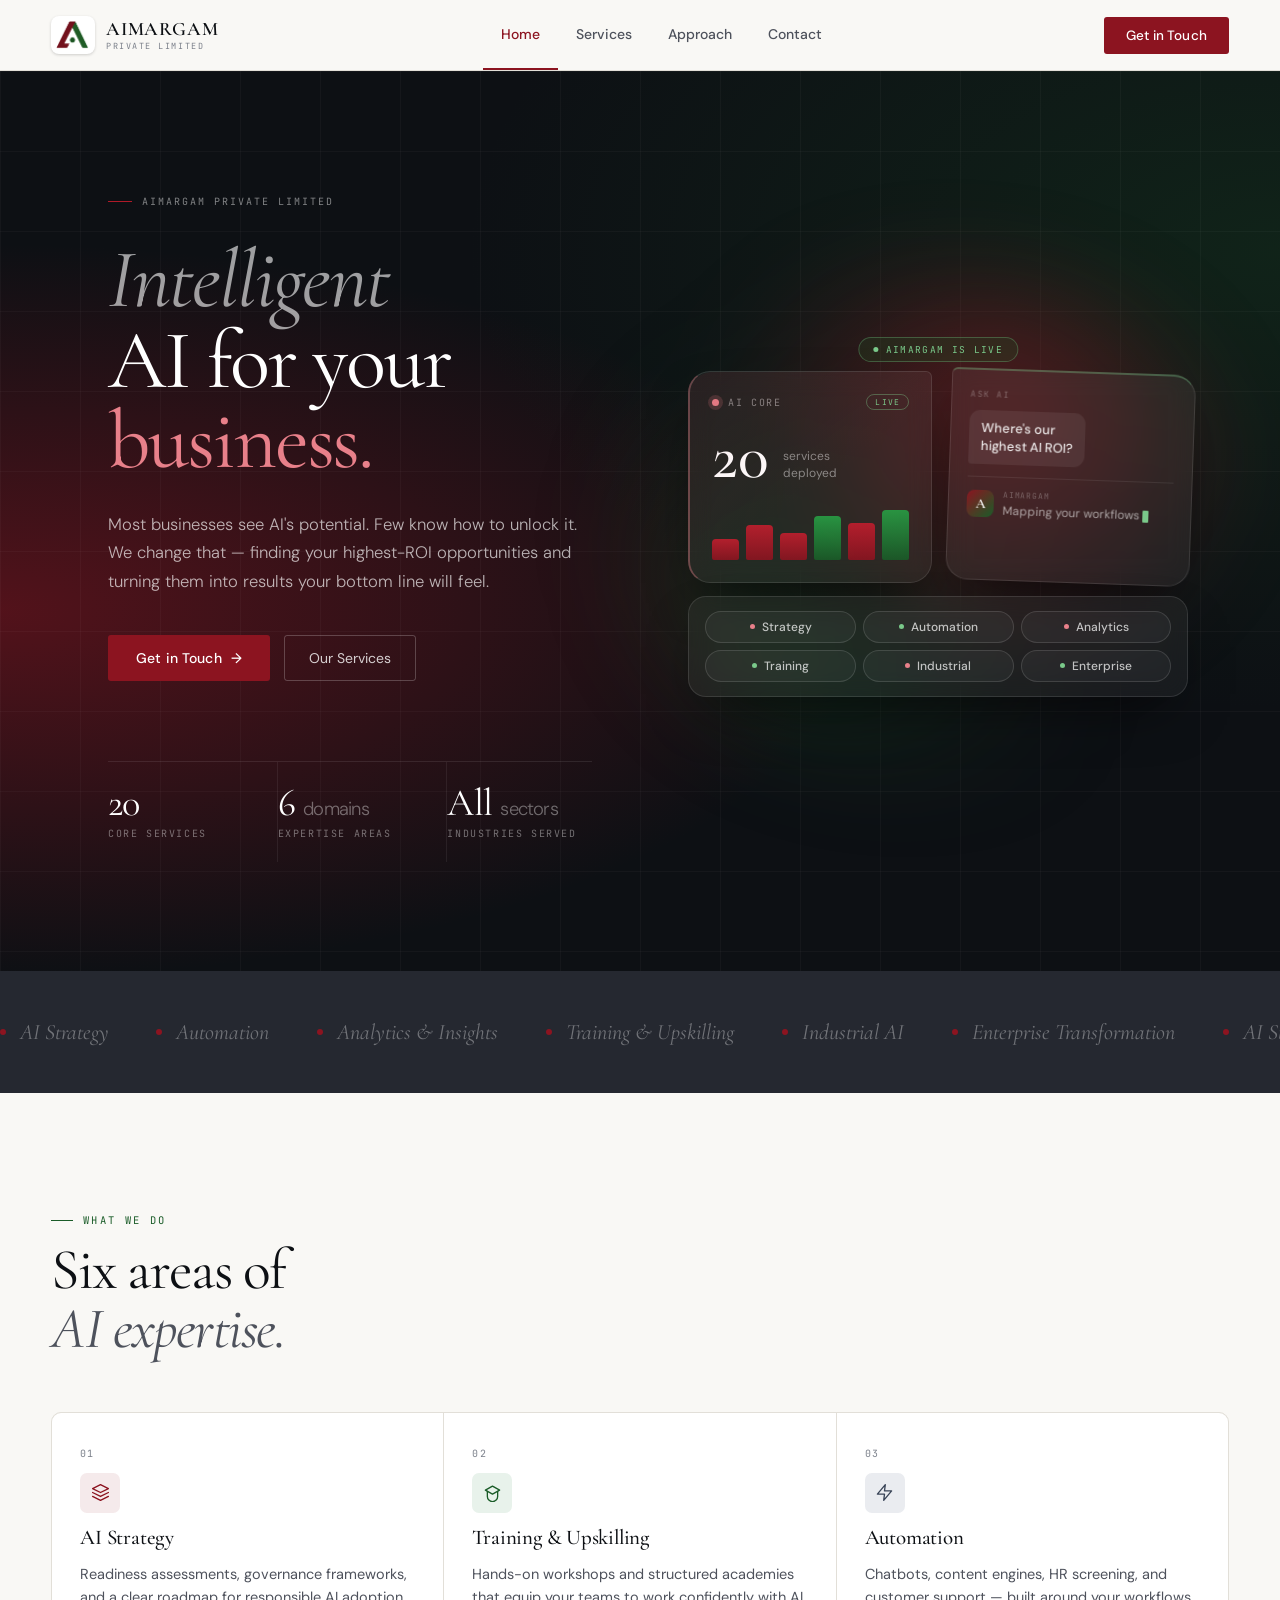
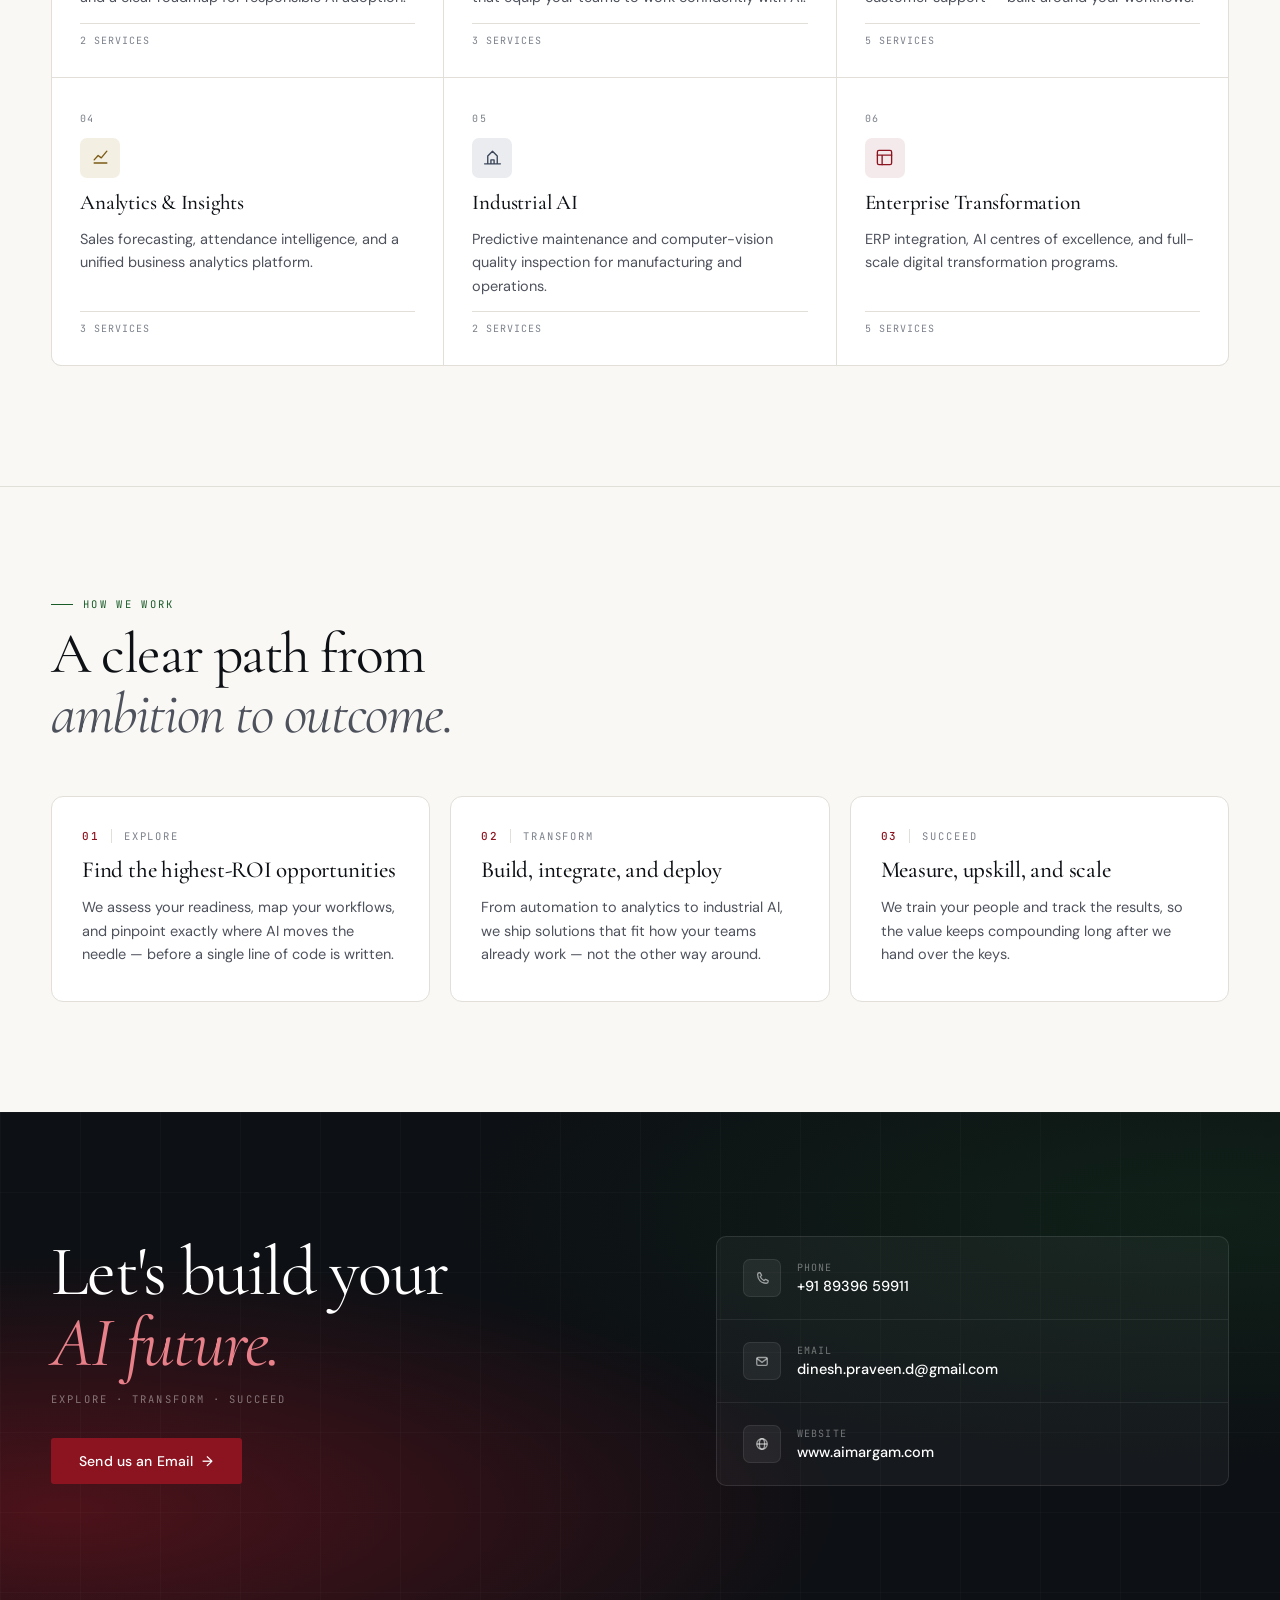
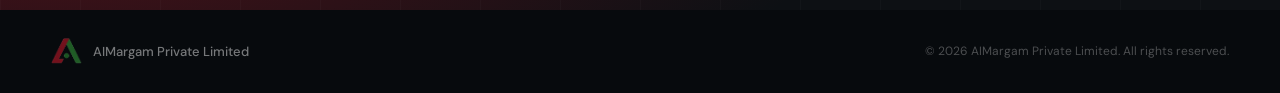
<file: index.html>
<!doctype html>
<html lang="en">
<head>
  <meta charset="utf-8" />
  <meta name="viewport" content="width=device-width, initial-scale=1" />
  <title>AIMargam — AI Transformation for Businesses</title>
  <meta name="description" content="AIMargam Private Limited. AI transformation services — strategy, automation, analytics, and enterprise programmes for every industry." />
  <meta name="theme-color" content="#0D1014" />
  <link rel="icon" type="image/jpeg" href="assets/aimargam-logo.jpeg" />
  <meta property="og:type" content="website" />
  <meta property="og:title" content="AIMargam — AI Transformation for Businesses" />
  <meta property="og:description" content="Finding your highest-ROI AI opportunities and turning them into results your bottom line will feel." />
  <meta property="og:image" content="assets/aimargam-logo.jpeg" />
  <link rel="preconnect" href="https://fonts.googleapis.com" />
  <link rel="preconnect" href="https://fonts.gstatic.com" crossorigin />
  <link href="https://fonts.googleapis.com/css2?family=Cormorant+Garamond:ital,wght@0,400;0,500;0,600;1,400&family=DM+Sans:opsz,wght@9..40,300;9..40,400;9..40,500&family=JetBrains+Mono:wght@400;500&display=swap" rel="stylesheet" />
  <link rel="stylesheet" href="styles.css" />
</head>
<body>
  <div id="top" style="position:absolute;top:0;height:0;pointer-events:none" aria-hidden="true"></div>

  <!-- SVG sprite -->
  <svg width="0" height="0" style="position:absolute" aria-hidden="true">
    <defs>
      <symbol id="i-menu" viewBox="0 0 16 16"><path d="M2 5H14M2 11H14" fill="none" stroke="currentColor" stroke-width="1.6" stroke-linecap="round"/></symbol>
      <symbol id="i-x" viewBox="0 0 16 16"><path d="M4 4L12 12M12 4L4 12" fill="none" stroke="currentColor" stroke-width="1.8" stroke-linecap="round"/></symbol>
      <symbol id="i-phone" viewBox="0 0 16 16"><path d="M3 4C3 3 4 2 5 2H6L7.5 5 6 6.5C7 8.5 8.5 10 10.5 11L12 9.5 15 11V12C15 13 14 14 13 14 7 14 3 10 3 4Z" fill="none" stroke="currentColor" stroke-width="1.5" stroke-linejoin="round"/></symbol>
      <symbol id="i-mail" viewBox="0 0 16 16"><rect x="2" y="4" width="12" height="9" rx="1.5" fill="none" stroke="currentColor" stroke-width="1.5"/><path d="M2 5L8 9.5 14 5" fill="none" stroke="currentColor" stroke-width="1.5"/></symbol>
      <symbol id="i-globe" viewBox="0 0 16 16"><circle cx="8" cy="8" r="6" fill="none" stroke="currentColor" stroke-width="1.5"/><ellipse cx="8" cy="8" rx="3" ry="6" fill="none" stroke="currentColor" stroke-width="1.5"/><path d="M2 8H14" fill="none" stroke="currentColor" stroke-width="1.5"/></symbol>
      <symbol id="i-layers" viewBox="0 0 24 24"><path d="M12 2L2 7l10 5 10-5-10-5zM2 17l10 5 10-5M2 12l10 5 10-5" fill="none" stroke="currentColor" stroke-width="1.7" stroke-linecap="round" stroke-linejoin="round"/></symbol>
      <symbol id="i-cap" viewBox="0 0 24 24"><path d="M12 14l9-5-9-5-9 5 9 5z" fill="none" stroke="currentColor" stroke-width="1.7" stroke-linecap="round" stroke-linejoin="round"/><path d="M5.5 10.5V17a6.5 6.5 0 0013 0v-6.5" fill="none" stroke="currentColor" stroke-width="1.7" stroke-linecap="round"/></symbol>
      <symbol id="i-bolt" viewBox="0 0 24 24"><path d="M13 2L3 14h9l-1 8 10-12h-9l1-8z" fill="none" stroke="currentColor" stroke-width="1.7" stroke-linecap="round" stroke-linejoin="round"/></symbol>
      <symbol id="i-chart" viewBox="0 0 24 24"><path d="M4 19H20M4 15l5-5.5 4 3 7-8.5" fill="none" stroke="currentColor" stroke-width="1.7" stroke-linecap="round" stroke-linejoin="round"/></symbol>
      <symbol id="i-factory" viewBox="0 0 24 24"><path d="M2 20h20M6 20V10l6-6 6 6v10M10 20v-5h4v5" fill="none" stroke="currentColor" stroke-width="1.7" stroke-linecap="round" stroke-linejoin="round"/></symbol>
      <symbol id="i-building" viewBox="0 0 24 24"><rect x="3" y="3" width="18" height="18" rx="2" fill="none" stroke="currentColor" stroke-width="1.7"/><path d="M3 9h18M9 21V9" fill="none" stroke="currentColor" stroke-width="1.7" stroke-linecap="round"/></symbol>
    </defs>
  </svg>

  <!-- ═══ NAV ═══ -->
  <nav class="nav">
    <div class="nav-row">
      <a class="brand" href="#top" aria-label="AIMargam Private Limited — home">
        <span class="brand-chip"><img src="assets/aimargam-mark.png" alt="" width="34" height="29" decoding="async" fetchpriority="high" /></span>
        <span class="brand-word">AIMARGAM<small>Private Limited</small></span>
      </a>
      <div class="nav-links">
        <a href="#top">Home</a>
        <a href="#services">Services</a>
        <a href="#approach">Approach</a>
        <a href="#contact">Contact</a>
      </div>
      <a class="nav-cta" href="#contact">Get in Touch</a>
      <button class="burger" id="burger" aria-label="Menu">
        <svg width="17" height="17"><use href="#i-menu"/></svg>
      </button>
    </div>
  </nav>

  <!-- Drawer -->
  <div class="drawer" id="drawer">
    <button class="drawer-close" id="drawer-close">
      <svg width="14" height="14"><use href="#i-x"/></svg>
    </button>
    <a href="#top">Home</a>
    <a href="#services">Services</a>
    <a href="#approach">Approach</a>
    <a href="#contact">Contact</a>
    <a class="d-cta" href="#contact">Get in Touch</a>
  </div>

  <!-- ═══ HERO ═══ -->
  <header class="hero">

    <!-- Left: copy -->
    <div class="hero-left">
      <div class="hero-eyebrow">AIMargam Private Limited</div>

      <h1>
        <span class="ital">Intelligent</span><br />
        AI for your<br />
        <span class="hi">business.</span>
      </h1>

      <p class="hero-desc">
        Most businesses see AI's potential. Few know how to unlock it. We change that — finding your highest-ROI opportunities and turning them into results your bottom line will feel.
      </p>

      <div class="hero-actions">
        <a class="btn-primary" href="#contact">Get in Touch <span class="arr">→</span></a>
        <a class="btn-ghost-w" href="#services">Our Services</a>
      </div>

      <div class="hero-stats">
        <div class="hstat">
          <div class="hstat-v">20</div>
          <div class="hstat-k">Core services</div>
        </div>
        <div class="hstat">
          <div class="hstat-v">6 <small>domains</small></div>
          <div class="hstat-k">Expertise areas</div>
        </div>
        <div class="hstat">
          <div class="hstat-v">All <small>sectors</small></div>
          <div class="hstat-k">Industries served</div>
        </div>
      </div>
    </div>

    <!-- Right: AI bento cluster -->
    <div class="hero-right">
      <div class="bento" aria-hidden="true">
        <div class="bento-glow"></div>
        <div class="bento-chip"><span class="bento-chip-dot"></span>AIMargam is live</div>

        <!-- Core card — left col -->
        <div class="bcard bcard-core">
          <div class="bcard-top">
            <span class="bdot"></span>
            <span class="bcard-kicker">AI CORE</span>
            <span class="bcard-live-tag">LIVE</span>
          </div>
          <div class="bcore-num">20<span>services<br />deployed</span></div>
          <div class="bbars">
            <span style="--h:40%;--d:0s"></span>
            <span style="--h:66%;--d:.15s"></span>
            <span style="--h:52%;--d:.3s"></span>
            <span style="--h:84%;--d:.45s"></span>
            <span style="--h:70%;--d:.6s"></span>
            <span style="--h:96%;--d:.75s"></span>
          </div>
        </div>

        <!-- Chat card — right col, tilted -->
        <div class="bcard bcard-chat">
          <div class="bchat-label">Ask AI</div>
          <div class="bchat-q">Where's our<br />highest AI ROI?</div>
          <div class="bchat-divider"></div>
          <div class="bchat-a">
            <span class="ba-ic">A</span>
            <div class="ba-content">
              <span class="ba-name">AIMargam</span>
              <span class="ba-txt">Mapping your workflows<span class="caret"></span></span>
            </div>
          </div>
        </div>

        <!-- Domain pills — full width -->
        <div class="bcard bcard-pills">
          <span class="pill">Strategy</span>
          <span class="pill">Automation</span>
          <span class="pill">Analytics</span>
          <span class="pill">Training</span>
          <span class="pill">Industrial</span>
          <span class="pill">Enterprise</span>
        </div>
      </div>
    </div>

  </header>

  <!-- ═══ MARQUEE DIVIDER ═══ -->
  <div class="divider" aria-hidden="true">
    <div class="marquee-track">
      <!-- duplicated for infinite scroll -->
      <span class="marquee-item"><span class="dot"></span>AI Strategy</span>
      <span class="marquee-item"><span class="dot"></span>Automation</span>
      <span class="marquee-item"><span class="dot"></span>Analytics &amp; Insights</span>
      <span class="marquee-item"><span class="dot"></span>Training &amp; Upskilling</span>
      <span class="marquee-item"><span class="dot"></span>Industrial AI</span>
      <span class="marquee-item"><span class="dot"></span>Enterprise Transformation</span>
      <span class="marquee-item"><span class="dot"></span>AI Strategy</span>
      <span class="marquee-item"><span class="dot"></span>Automation</span>
      <span class="marquee-item"><span class="dot"></span>Analytics &amp; Insights</span>
      <span class="marquee-item"><span class="dot"></span>Training &amp; Upskilling</span>
      <span class="marquee-item"><span class="dot"></span>Industrial AI</span>
      <span class="marquee-item"><span class="dot"></span>Enterprise Transformation</span>
    </div>
  </div>

  <!-- ═══ SERVICES ═══ -->
  <section class="services" id="services">
    <div class="w">
      <div class="sec-label r">What we do</div>
      <h2 class="sec-h r" data-d="1">Six areas of<br /><em>AI expertise.</em></h2>

      <div class="svc-grid">

        <div class="svc r">
          <span class="svc-n">01</span>
          <div class="svc-icon ic-r"><svg><use href="#i-layers"/></svg></div>
          <h3>AI Strategy</h3>
          <p>Readiness assessments, governance frameworks, and a clear roadmap for responsible AI adoption.</p>
          <div class="svc-count">2 services</div>
        </div>

        <div class="svc r" data-d="1">
          <span class="svc-n">02</span>
          <div class="svc-icon ic-g"><svg><use href="#i-cap"/></svg></div>
          <h3>Training &amp; Upskilling</h3>
          <p>Hands-on workshops and structured academies that equip your teams to work confidently with AI.</p>
          <div class="svc-count">3 services</div>
        </div>

        <div class="svc r" data-d="2">
          <span class="svc-n">03</span>
          <div class="svc-icon ic-s"><svg><use href="#i-bolt"/></svg></div>
          <h3>Automation</h3>
          <p>Chatbots, content engines, HR screening, and customer support — built around your workflows.</p>
          <div class="svc-count">5 services</div>
        </div>

        <div class="svc r" data-d="1">
          <span class="svc-n">04</span>
          <div class="svc-icon ic-a"><svg><use href="#i-chart"/></svg></div>
          <h3>Analytics &amp; Insights</h3>
          <p>Sales forecasting, attendance intelligence, and a unified business analytics platform.</p>
          <div class="svc-count">3 services</div>
        </div>

        <div class="svc r" data-d="2">
          <span class="svc-n">05</span>
          <div class="svc-icon ic-s"><svg><use href="#i-factory"/></svg></div>
          <h3>Industrial AI</h3>
          <p>Predictive maintenance and computer-vision quality inspection for manufacturing and operations.</p>
          <div class="svc-count">2 services</div>
        </div>

        <div class="svc r" data-d="3">
          <span class="svc-n">06</span>
          <div class="svc-icon ic-r"><svg><use href="#i-building"/></svg></div>
          <h3>Enterprise Transformation</h3>
          <p>ERP integration, AI centres of excellence, and full-scale digital transformation programs.</p>
          <div class="svc-count">5 services</div>
        </div>

      </div>
    </div>
  </section>

  <!-- ═══ APPROACH ═══ -->
  <section class="approach" id="approach">
    <div class="w">
      <div class="sec-label r">How we work</div>
      <h2 class="sec-h r">A clear path from<br /><em>ambition to outcome.</em></h2>

      <div class="step-grid">
        <div class="step r">
          <div class="step-top"><span class="step-n">01</span><span class="step-tag">Explore</span></div>
          <h3>Find the highest-ROI opportunities</h3>
          <p>We assess your readiness, map your workflows, and pinpoint exactly where AI moves the needle — before a single line of code is written.</p>
        </div>
        <div class="step r" data-d="1">
          <div class="step-top"><span class="step-n">02</span><span class="step-tag">Transform</span></div>
          <h3>Build, integrate, and deploy</h3>
          <p>From automation to analytics to industrial AI, we ship solutions that fit how your teams already work — not the other way around.</p>
        </div>
        <div class="step r" data-d="2">
          <div class="step-top"><span class="step-n">03</span><span class="step-tag">Succeed</span></div>
          <h3>Measure, upskill, and scale</h3>
          <p>We train your people and track the results, so the value keeps compounding long after we hand over the keys.</p>
        </div>
      </div>
    </div>
  </section>

  <!-- ═══ CONTACT ═══ -->
  <section class="contact" id="contact">
    <div class="w">
      <div class="contact-inner">
        <div class="r">
          <h2>Let's build your<br /><span>AI future.</span></h2>
          <p class="contact-tag">Explore · Transform · Succeed</p>
          <a class="btn-primary" href="mailto:dinesh.praveen.d@gmail.com">
            Send us an Email <span class="arr">→</span>
          </a>
        </div>

        <div class="contact-panel r" data-d="1">
          <div class="ci">
            <div class="ci-ic"><svg><use href="#i-phone"/></svg></div>
            <div>
              <span class="ci-lbl">Phone</span>
              <div class="ci-val"><a href="tel:+918939659911">+91 89396 59911</a></div>
            </div>
          </div>
          <div class="ci">
            <div class="ci-ic"><svg><use href="#i-mail"/></svg></div>
            <div>
              <span class="ci-lbl">Email</span>
              <div class="ci-val"><a href="mailto:dinesh.praveen.d@gmail.com">dinesh.praveen.d@gmail.com</a></div>
            </div>
          </div>
          <div class="ci">
            <div class="ci-ic"><svg><use href="#i-globe"/></svg></div>
            <div>
              <span class="ci-lbl">Website</span>
              <div class="ci-val"><a href="https://www.aimargam.com" target="_blank" rel="noopener">www.aimargam.com</a></div>
            </div>
          </div>
        </div>
      </div>
    </div>
  </section>

  <!-- ═══ FOOTER ═══ -->
  <footer class="footer">
    <div class="w footer-row">
      <div class="footer-brand">
        <img src="assets/aimargam-mark.png" alt="AIMargam" width="32" height="27" loading="lazy" decoding="async" />
        <span>AIMargam Private Limited</span>
      </div>
      <span>© 2026 AIMargam Private Limited. All rights reserved.</span>
    </div>
  </footer>

  <script src="main.js" defer></script>
</body>
</html>
</file>
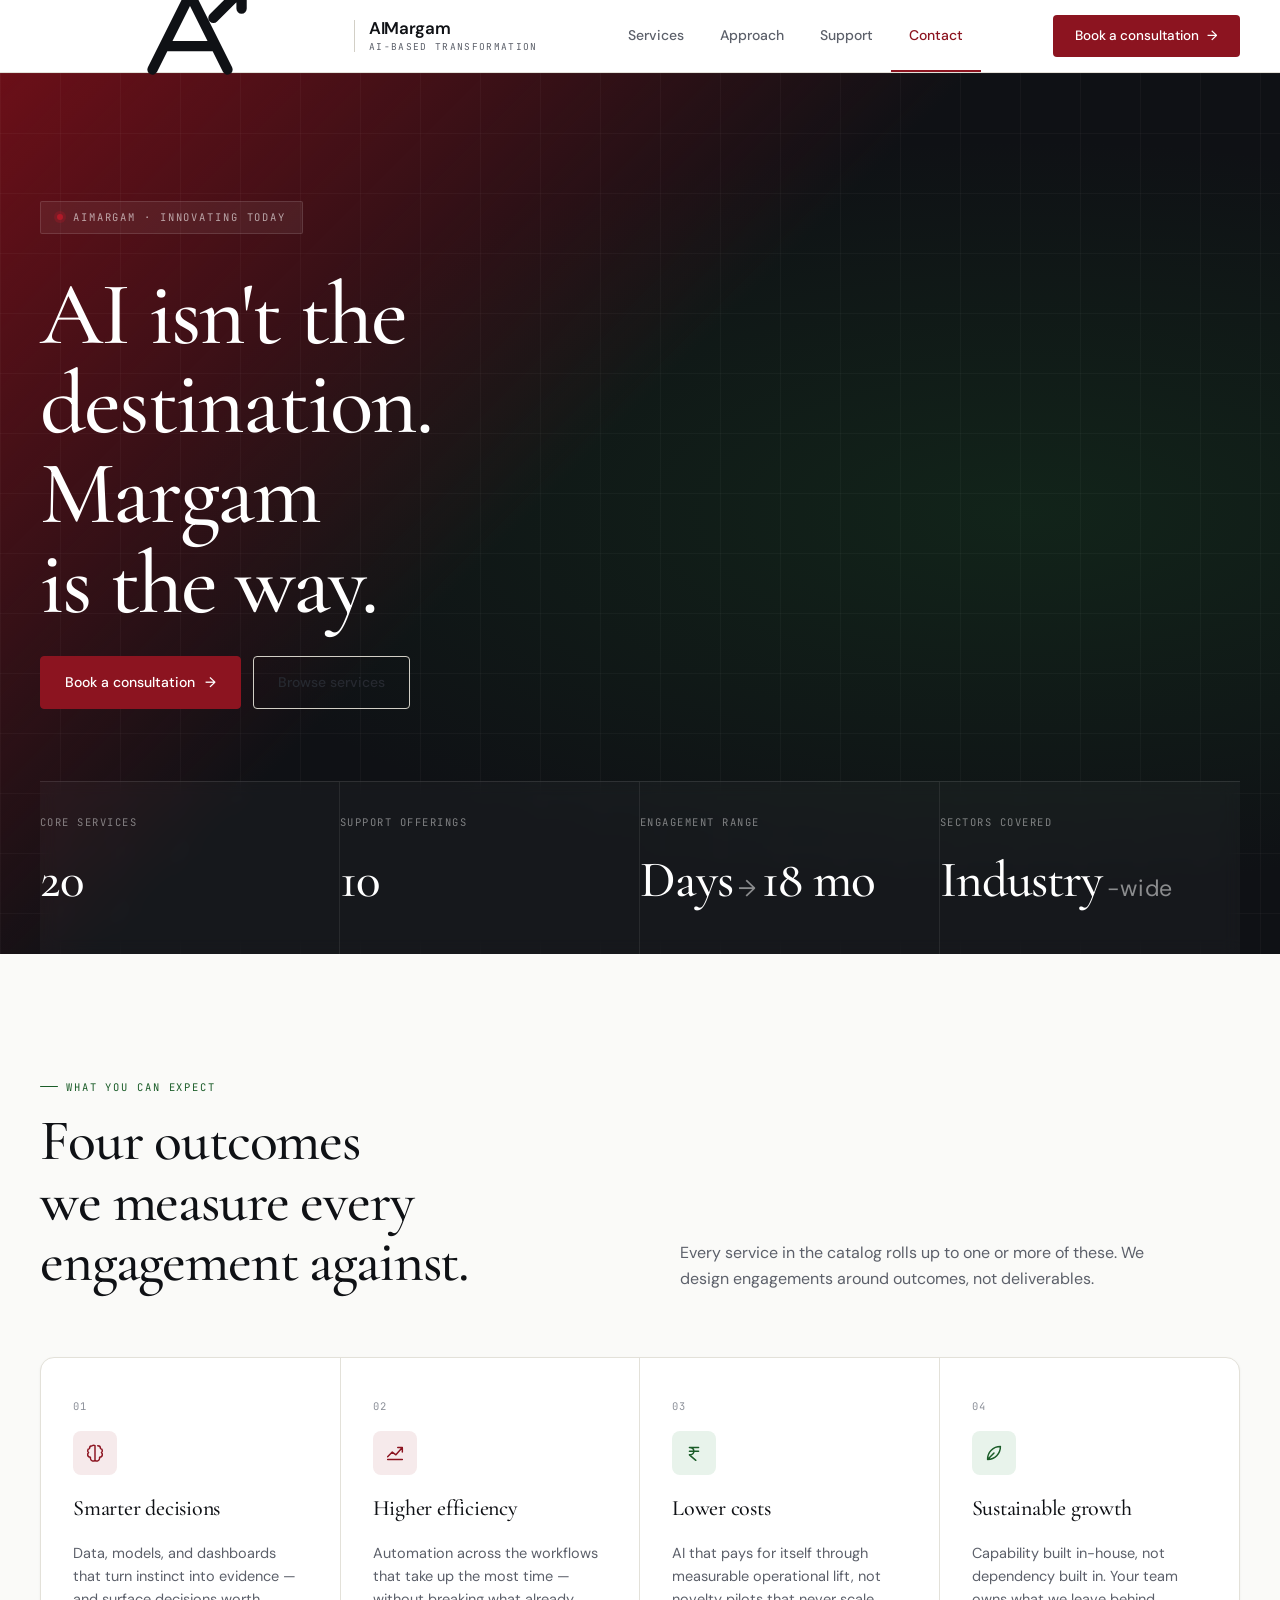
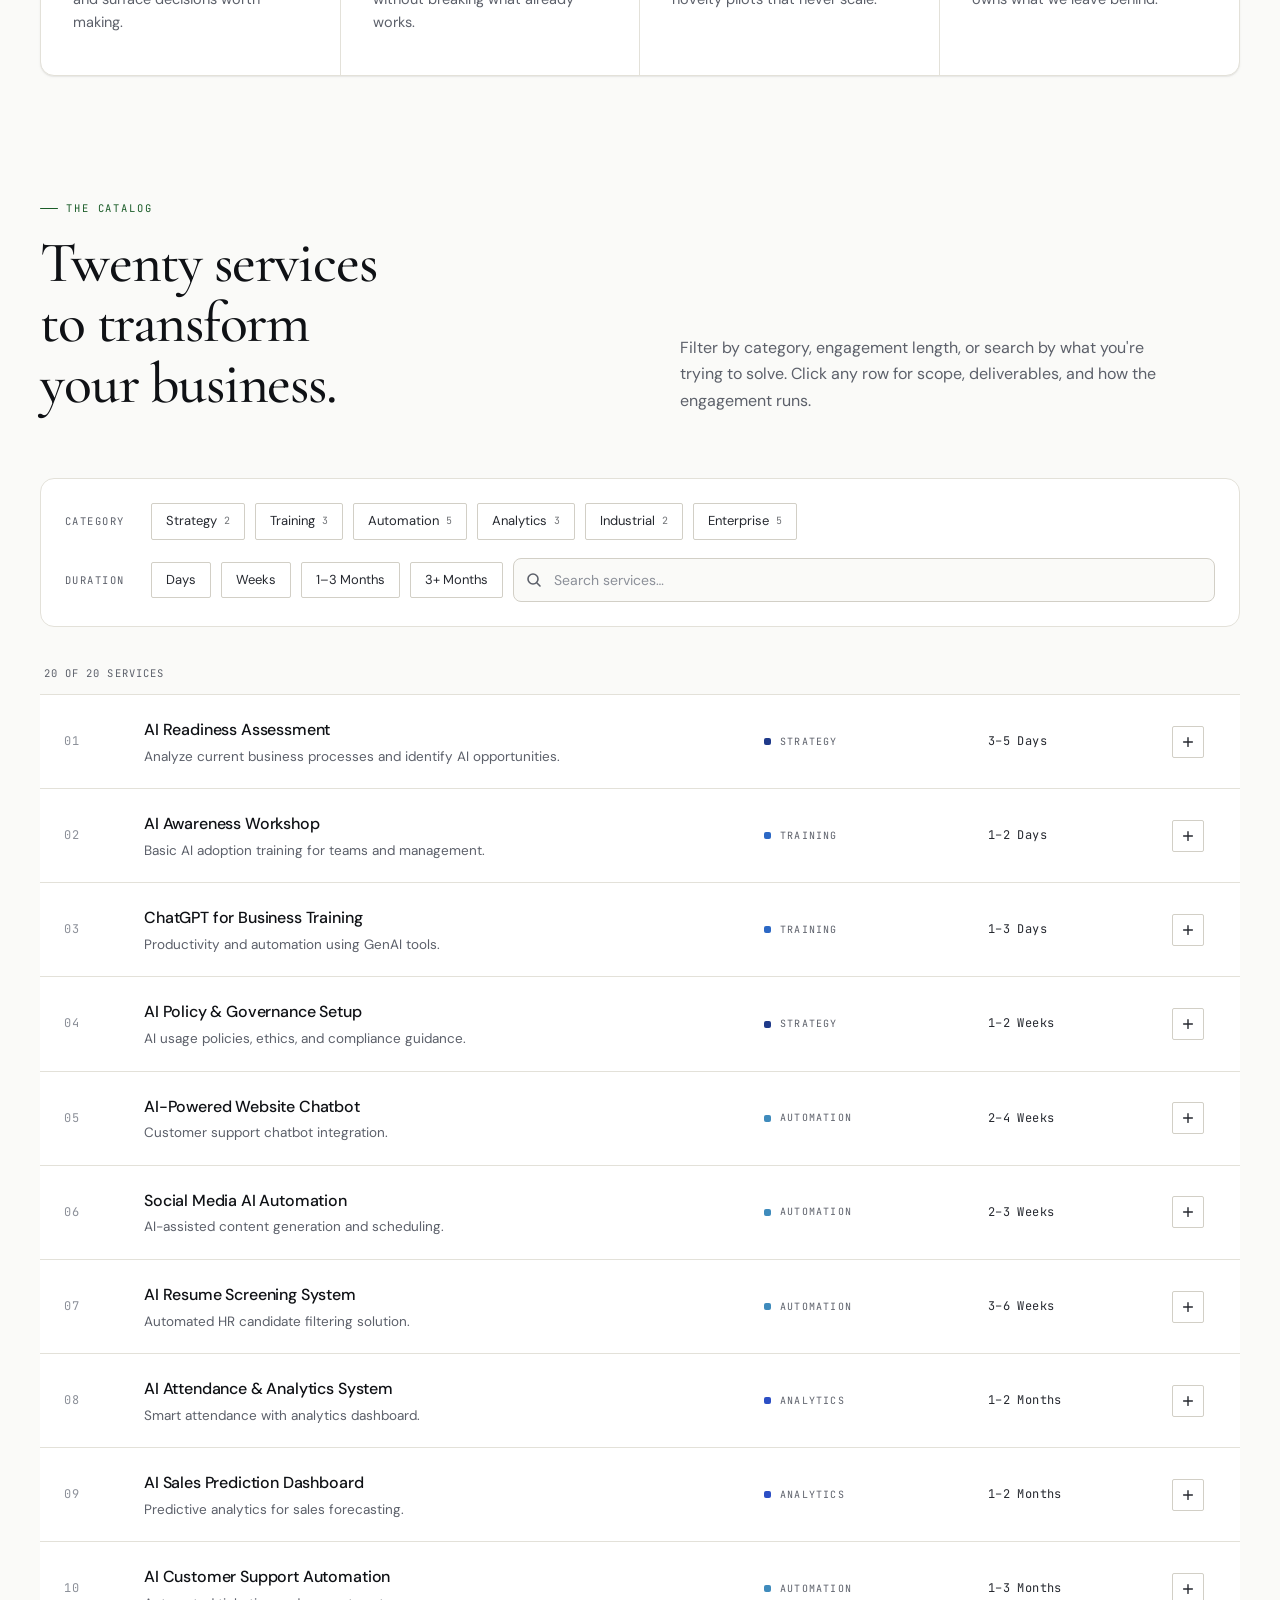
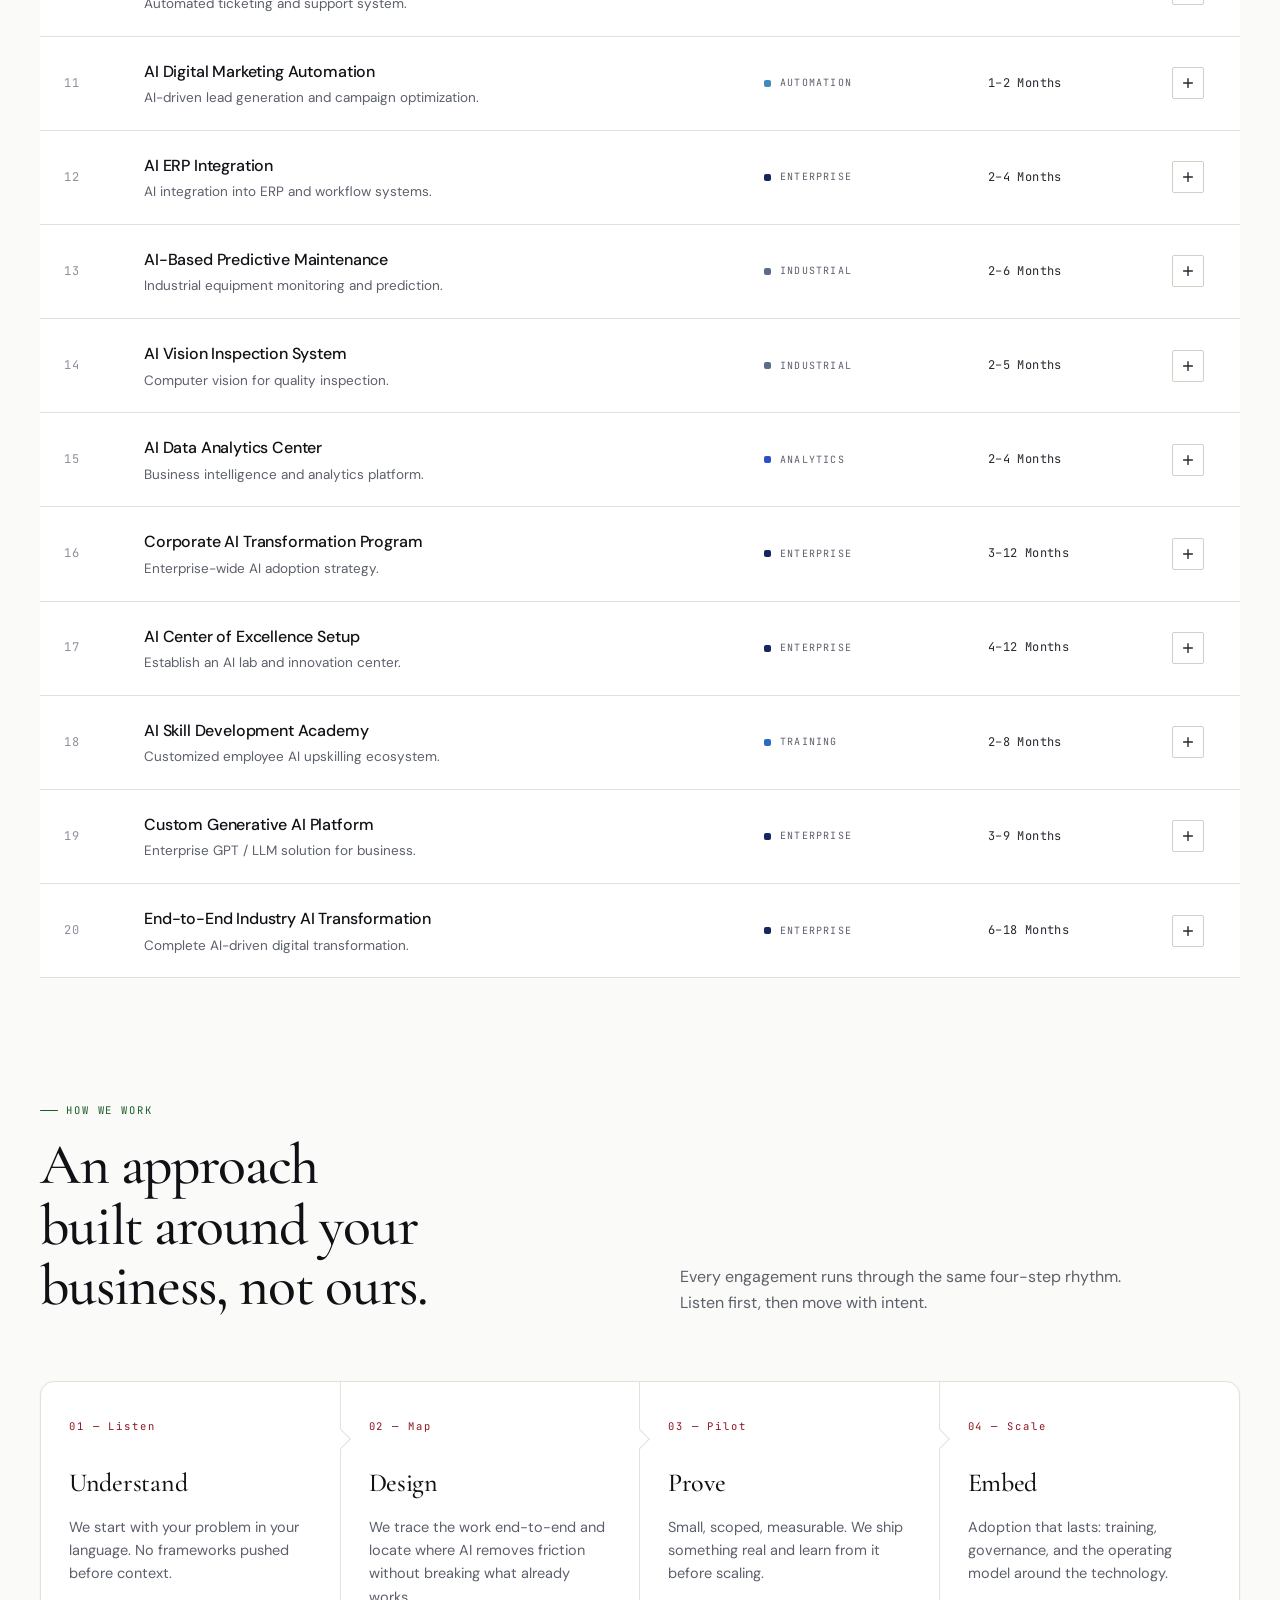
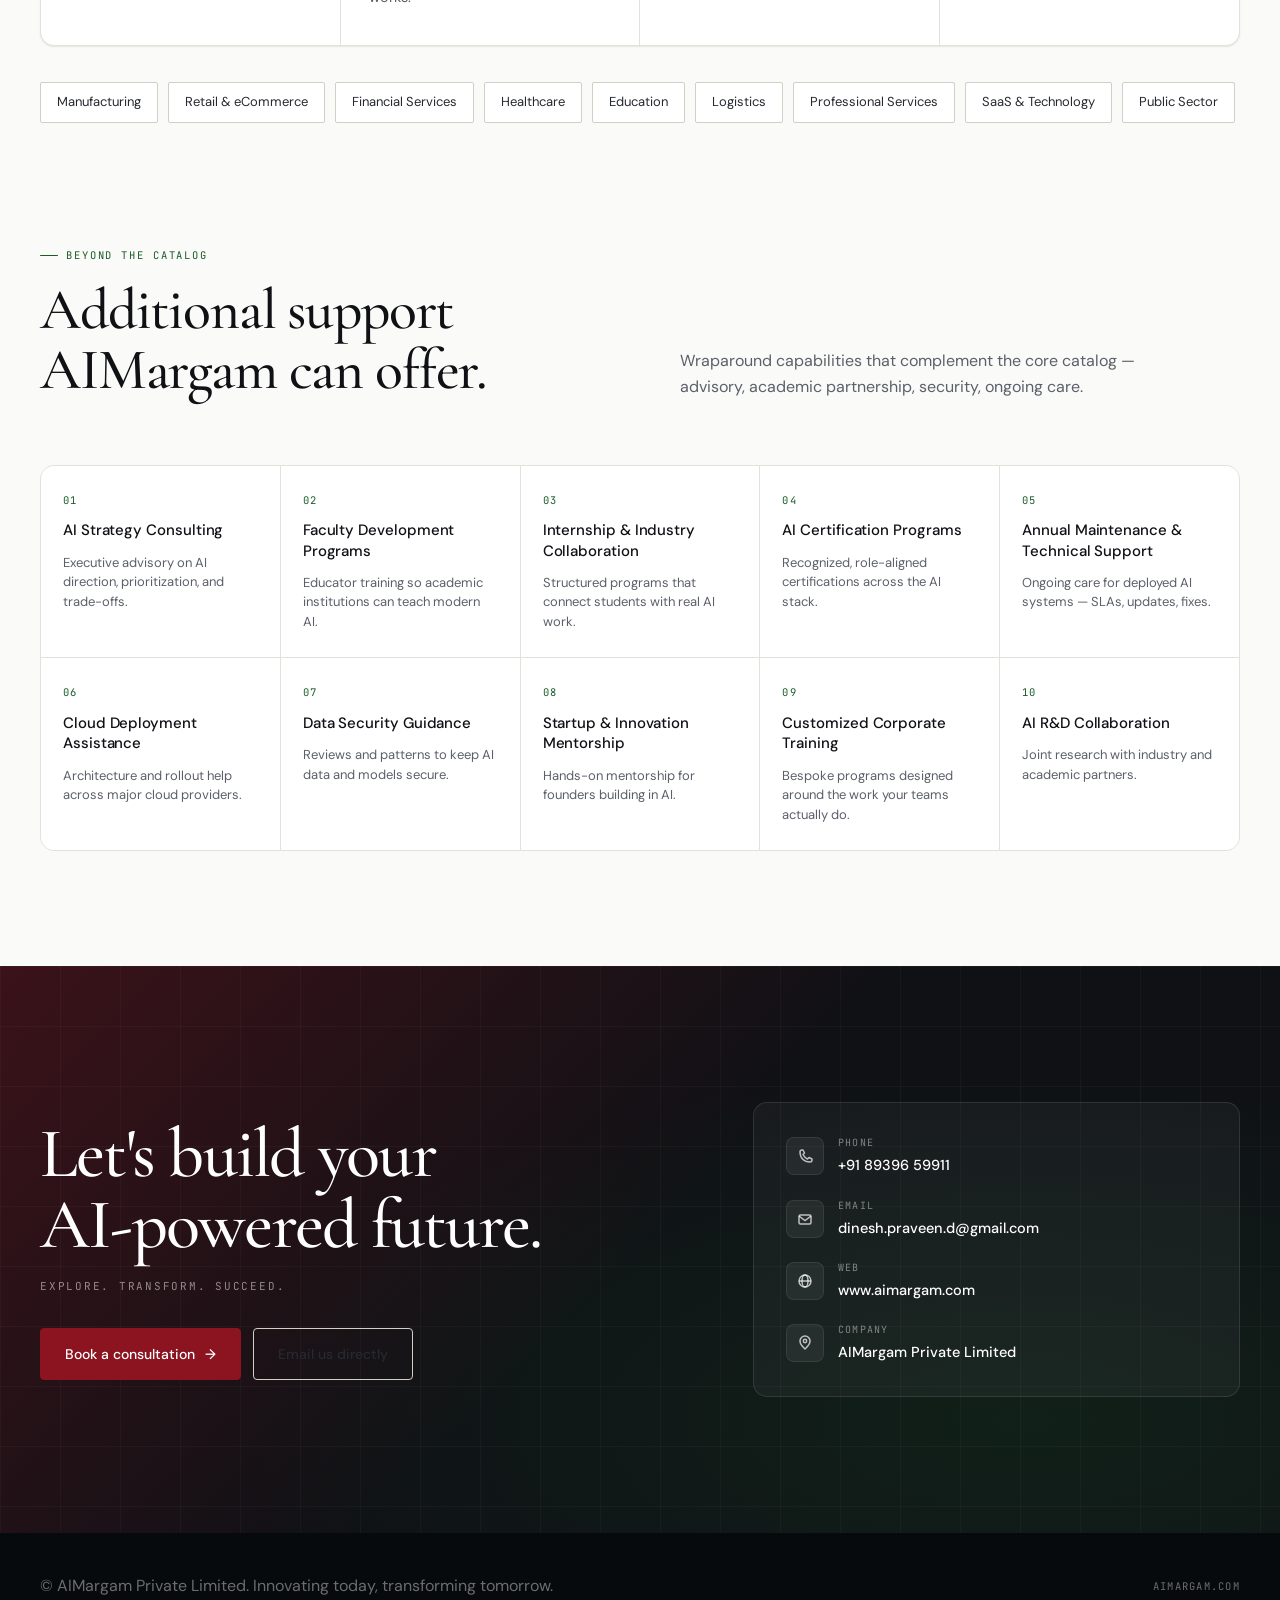
<file: _archive/index.v2.html>
<!doctype html>
<html lang="en">
<head>
  <meta charset="utf-8" />
  <meta name="viewport" content="width=device-width, initial-scale=1" />
  <title>AIMargam — AI transformation for businesses</title>
  <meta name="description" content="AIMargam Private Limited — AI transformation services for businesses. Twenty focused services, deep advisory, and platform partnerships from discovery to enterprise rollout." />

  <link rel="preconnect" href="https://fonts.googleapis.com" />
  <link rel="preconnect" href="https://fonts.gstatic.com" crossorigin />
  <link href="https://fonts.googleapis.com/css2?family=Geist:wght@300;400;500;600;700&family=JetBrains+Mono:wght@400;500&display=swap" rel="stylesheet" />

  <link rel="stylesheet" href="styles.css" />
</head>
<body>

  <!-- =====================================================
       Inline SVG sprite (one fetch, all icons)
       ===================================================== -->
  <svg width="0" height="0" style="position:absolute" aria-hidden="true">
    <defs>
      <symbol id="i-arrow-ur" viewBox="0 0 16 16">
        <path d="M4 12 L12 4 M6 4 L12 4 L12 10" fill="none" stroke="currentColor" stroke-width="1.6" stroke-linecap="round" stroke-linejoin="round"/>
      </symbol>
      <symbol id="i-search" viewBox="0 0 16 16">
        <circle cx="7" cy="7" r="5" fill="none" stroke="currentColor" stroke-width="1.6"/>
        <path d="M11 11 L14 14" fill="none" stroke="currentColor" stroke-width="1.6" stroke-linecap="round"/>
      </symbol>
      <symbol id="i-plus" viewBox="0 0 16 16">
        <path d="M8 3 V13 M3 8 H13" fill="none" stroke="currentColor" stroke-width="1.6" stroke-linecap="round"/>
      </symbol>
      <symbol id="i-close" viewBox="0 0 16 16">
        <path d="M4 4 L12 12 M12 4 L4 12" fill="none" stroke="currentColor" stroke-width="1.8" stroke-linecap="round"/>
      </symbol>
      <symbol id="i-menu" viewBox="0 0 16 16">
        <path d="M2 5 H14 M2 11 H14" fill="none" stroke="currentColor" stroke-width="1.6" stroke-linecap="round"/>
      </symbol>
      <symbol id="i-check" viewBox="0 0 24 24">
        <path d="M5 12 L10 17 L19 7" fill="none" stroke="currentColor" stroke-width="2.2" stroke-linecap="round" stroke-linejoin="round"/>
      </symbol>
      <symbol id="i-phone" viewBox="0 0 16 16">
        <path d="M3 4 C3 3 4 2 5 2 H6 L7.5 5 L6 6.5 C7 8.5 8.5 10 10.5 11 L12 9.5 L15 11 V12 C15 13 14 14 13 14 C7 14 3 10 3 4 Z" fill="none" stroke="currentColor" stroke-width="1.5" stroke-linejoin="round"/>
      </symbol>
      <symbol id="i-mail" viewBox="0 0 16 16">
        <rect x="2" y="4" width="12" height="9" rx="1.5" fill="none" stroke="currentColor" stroke-width="1.5"/>
        <path d="M2 5 L8 9.5 L14 5" fill="none" stroke="currentColor" stroke-width="1.5"/>
      </symbol>
      <symbol id="i-web" viewBox="0 0 16 16">
        <circle cx="8" cy="8" r="6" fill="none" stroke="currentColor" stroke-width="1.5"/>
        <ellipse cx="8" cy="8" rx="3" ry="6" fill="none" stroke="currentColor" stroke-width="1.5"/>
        <path d="M2 8 H14" fill="none" stroke="currentColor" stroke-width="1.5"/>
      </symbol>
      <symbol id="i-pin" viewBox="0 0 16 16">
        <path d="M8 14 C8 14 13 9.5 13 6 A5 5 0 0 0 3 6 C3 9.5 8 14 8 14 Z" fill="none" stroke="currentColor" stroke-width="1.5" stroke-linejoin="round"/>
        <circle cx="8" cy="6" r="1.7" fill="none" stroke="currentColor" stroke-width="1.5"/>
      </symbol>
      <symbol id="i-brain" viewBox="0 0 24 24">
        <path d="M9 4 A3 3 0 0 0 6 7 A2.5 2.5 0 0 0 4 9.5 A2.5 2.5 0 0 0 5 11.5 A2.5 2.5 0 0 0 4 13.5 A3 3 0 0 0 7 16.5 V18 A3 3 0 0 0 12 20 V4 A3 3 0 0 0 9 4 Z M15 4 A3 3 0 0 1 18 7 A2.5 2.5 0 0 1 20 9.5 A2.5 2.5 0 0 1 19 11.5 A2.5 2.5 0 0 1 20 13.5 A3 3 0 0 1 17 16.5 V18 A3 3 0 0 1 12 20" fill="none" stroke="currentColor" stroke-width="1.6" stroke-linecap="round" stroke-linejoin="round"/>
      </symbol>
      <symbol id="i-chart" viewBox="0 0 24 24">
        <path d="M4 19 H20 M4 16 L9 11 L13 14 L20 6 M15 6 L20 6 L20 11" fill="none" stroke="currentColor" stroke-width="1.6" stroke-linecap="round" stroke-linejoin="round"/>
      </symbol>
      <symbol id="i-rupee" viewBox="0 0 24 24">
        <path d="M7 6 H17 M7 10 H17 M7 6 C13 6 14 14 7 14 L14 20" fill="none" stroke="currentColor" stroke-width="1.6" stroke-linecap="round" stroke-linejoin="round"/>
      </symbol>
      <symbol id="i-leaf" viewBox="0 0 24 24">
        <path d="M5 19 C5 11 11 5 19 5 C19 13 13 19 5 19 Z M5 19 L12 12" fill="none" stroke="currentColor" stroke-width="1.6" stroke-linecap="round" stroke-linejoin="round"/>
      </symbol>
      <symbol id="i-mark" viewBox="0 0 32 32">
        <path d="M8 24 L16 8 L24 24 M11 19 H21 M21 13 L27 7 M23 7 L27 7 L27 11" fill="none" stroke="currentColor" stroke-width="2.2" stroke-linecap="round" stroke-linejoin="round"/>
      </symbol>
    </defs>
  </svg>

  <!-- =====================================================
       Navigation
       ===================================================== -->
  <nav class="nav" id="top">
    <div class="nav-inner">
      <a class="brand" href="#top">
        <span class="brand-mark"><svg><use href="#i-mark"/></svg></span>
        <span class="brand-text">
          <span class="name">AIMargam</span>
          <span class="sub">AI-based transformation</span>
        </span>
      </a>
      <div class="nav-links">
        <a href="#services">Services</a>
        <a href="#approach">Approach</a>
        <a href="#support">Support</a>
        <a href="#contact">Contact</a>
      </div>
      <button class="nav-cta" data-book="true">
        Book a consultation
        <span class="arrow">→</span>
      </button>
      <button class="nav-mobile-toggle" aria-label="Open menu"><svg><use href="#i-menu"/></svg></button>
    </div>
  </nav>

  <!-- Mobile menu drawer -->
  <div class="mobile-menu">
    <button class="mobile-close" aria-label="Close menu"><svg style="width:16px;height:16px"><use href="#i-close"/></svg></button>
    <a href="#services">Services</a>
    <a href="#approach">Approach</a>
    <a href="#support">Support</a>
    <a href="#contact">Contact</a>
    <button class="cta" data-book="true">Book a consultation</button>
  </div>

  <!-- =====================================================
       Hero
       ===================================================== -->
  <header class="hero">
    <div class="shell">
      <div class="hero-eyebrow reveal">AIMargam · Innovating today</div>
      <h1 class="reveal" data-delay="1"><span class="accent">AI</span> isn't the destination. <span class="accent-gold">Margam</span> is the way.</h1>
      <div class="hero-ctas reveal" data-delay="3">
        <button class="btn btn-primary" data-book="true">Book a consultation <span class="arrow">→</span></button>
        <a class="btn btn-ghost" href="#services">Browse services</a>
      </div>

      <div class="hero-stats reveal" data-delay="4">
        <div class="stat">
          <div class="k">Core services</div>
          <div class="v"><span data-count="20">20</span></div>
        </div>
        <div class="stat">
          <div class="k">Support offerings</div>
          <div class="v"><span data-count="10">10</span></div>
        </div>
        <div class="stat">
          <div class="k">Engagement range</div>
          <div class="v">Days <small>→</small> 18 mo</div>
        </div>
        <div class="stat">
          <div class="k">Sectors covered</div>
          <div class="v">Industry<small>-wide</small></div>
        </div>
      </div>
    </div>
  </header>

  <!-- =====================================================
       Outcomes
       ===================================================== -->
  <section class="section">
    <div class="shell">
      <div class="sec-head">
        <div class="reveal">
          <div class="sec-eyebrow">What you can expect</div>
          <h2>Four outcomes we measure every engagement against.</h2>
        </div>
        <p class="blurb reveal" data-delay="1">Every service in the catalog rolls up to one or more of these. We design engagements around outcomes, not deliverables.</p>
      </div>

      <div class="outcomes reveal">
        <div class="outcome">
          <span class="outcome-num">01</span>
          <div class="outcome-glyph"><svg width="22" height="22"><use href="#i-brain"/></svg></div>
          <h3>Smarter decisions</h3>
          <p>Data, models, and dashboards that turn instinct into evidence — and surface decisions worth making.</p>
        </div>
        <div class="outcome">
          <span class="outcome-num">02</span>
          <div class="outcome-glyph"><svg width="22" height="22"><use href="#i-chart"/></svg></div>
          <h3>Higher efficiency</h3>
          <p>Automation across the workflows that take up the most time — without breaking what already works.</p>
        </div>
        <div class="outcome">
          <span class="outcome-num">03</span>
          <div class="outcome-glyph"><svg width="22" height="22"><use href="#i-rupee"/></svg></div>
          <h3>Lower costs</h3>
          <p>AI that pays for itself through measurable operational lift, not novelty pilots that never scale.</p>
        </div>
        <div class="outcome">
          <span class="outcome-num">04</span>
          <div class="outcome-glyph"><svg width="22" height="22"><use href="#i-leaf"/></svg></div>
          <h3>Sustainable growth</h3>
          <p>Capability built in-house, not dependency built in. Your team owns what we leave behind.</p>
        </div>
      </div>
    </div>
  </section>

  <!-- =====================================================
       Services catalog
       ===================================================== -->
  <section class="section" id="services" style="padding-top:0">
    <div class="shell">
      <div class="sec-head">
        <div class="reveal">
          <div class="sec-eyebrow">The catalog</div>
          <h2>Twenty services to transform your business.</h2>
        </div>
        <p class="blurb reveal" data-delay="1">Filter by category, engagement length, or search by what you're trying to solve. Click any row for scope, deliverables, and how the engagement runs.</p>
      </div>

      <div class="filters reveal">
        <div class="filter-row">
          <div class="filter-label">Category</div>
          <button class="chip" data-filter="cat" data-value="strategy">Strategy <span class="count">2</span></button>
          <button class="chip" data-filter="cat" data-value="training">Training <span class="count">3</span></button>
          <button class="chip" data-filter="cat" data-value="automation">Automation <span class="count">5</span></button>
          <button class="chip" data-filter="cat" data-value="analytics">Analytics <span class="count">3</span></button>
          <button class="chip" data-filter="cat" data-value="industrial">Industrial <span class="count">2</span></button>
          <button class="chip" data-filter="cat" data-value="enterprise">Enterprise <span class="count">5</span></button>
        </div>
        <div class="filter-row">
          <div class="filter-label">Duration</div>
          <button class="chip" data-filter="dur" data-value="days">Days</button>
          <button class="chip" data-filter="dur" data-value="weeks">Weeks</button>
          <button class="chip" data-filter="dur" data-value="short">1–3 Months</button>
          <button class="chip" data-filter="dur" data-value="long">3+ Months</button>
          <div class="search-wrap">
            <svg class="search-icon"><use href="#i-search"/></svg>
            <input id="service-search" type="search" placeholder="Search services…" autocomplete="off" />
          </div>
        </div>
      </div>

      <div class="results-meta">
        <span id="results-count">20 of 20 services</span>
        <button id="clear-filters" style="display:none">Clear filters</button>
      </div>

      <div class="service-list">

        <!-- 01 -->
        <article class="service" data-cat="strategy" data-dur="3–5 Days" data-search="ai readiness assessment business processes opportunities consultation roadmap">
          <div class="service-head">
            <div class="service-num">01</div>
            <div class="service-title">
              <div class="name">AI Readiness Assessment</div>
              <div class="scope">Analyze current business processes and identify AI opportunities.</div>
            </div>
            <div class="service-cat" style="--cat-color:#1F3A8A">Strategy</div>
            <div class="service-dur">3–5 Days</div>
            <div class="service-chev"><svg width="14" height="14"><use href="#i-plus"/></svg></div>
          </div>
          <div class="service-body">
            <div class="service-body-inner">
              <div class="detail-block">
                <div class="k">What it is</div>
                <div class="v">A structured audit of your operations, data, and tooling. We map where AI fits and where it doesn't, with a prioritized roadmap of opportunities and risks.</div>
              </div>
              <div class="detail-block">
                <div class="k">Deliverables</div>
                <ul class="v"><li>Discovery interviews</li><li>Opportunity heatmap</li><li>Phased adoption plan</li></ul>
              </div>
              <div class="detail-actions">
                <div class="timeline-pill">3–5 Days</div>
                <button class="btn btn-accent" data-book="AI Readiness Assessment">Discuss this <span class="arrow">→</span></button>
              </div>
            </div>
          </div>
        </article>

        <!-- 02 -->
        <article class="service" data-cat="training" data-dur="1–2 Days" data-search="ai awareness workshop adoption training teams management trainer certificates">
          <div class="service-head">
            <div class="service-num">02</div>
            <div class="service-title">
              <div class="name">AI Awareness Workshop</div>
              <div class="scope">Basic AI adoption training for teams and management.</div>
            </div>
            <div class="service-cat" style="--cat-color:#2C68C5">Training</div>
            <div class="service-dur">1–2 Days</div>
            <div class="service-chev"><svg width="14" height="14"><use href="#i-plus"/></svg></div>
          </div>
          <div class="service-body">
            <div class="service-body-inner">
              <div class="detail-block">
                <div class="k">What it is</div>
                <div class="v">Hands-on sessions that demystify AI for non-technical teams. Covers core concepts, real use cases, and the working vocabulary leaders need to make decisions.</div>
              </div>
              <div class="detail-block">
                <div class="k">Deliverables</div>
                <ul class="v"><li>Live workshop</li><li>Take-home playbook</li><li>Participation certificates</li></ul>
              </div>
              <div class="detail-actions">
                <div class="timeline-pill">1–2 Days</div>
                <button class="btn btn-accent" data-book="AI Awareness Workshop">Discuss this <span class="arrow">→</span></button>
              </div>
            </div>
          </div>
        </article>

        <!-- 03 -->
        <article class="service" data-cat="training" data-dur="1–3 Days" data-search="chatgpt business training productivity automation genai tools prompts">
          <div class="service-head">
            <div class="service-num">03</div>
            <div class="service-title">
              <div class="name">ChatGPT for Business Training</div>
              <div class="scope">Productivity and automation using GenAI tools.</div>
            </div>
            <div class="service-cat" style="--cat-color:#2C68C5">Training</div>
            <div class="service-dur">1–3 Days</div>
            <div class="service-chev"><svg width="14" height="14"><use href="#i-plus"/></svg></div>
          </div>
          <div class="service-body">
            <div class="service-body-inner">
              <div class="detail-block">
                <div class="k">What it is</div>
                <div class="v">Practical training for using generative AI inside real workflows — drafting, analysis, customer comms, and content. Includes prompt libraries built for your team.</div>
              </div>
              <div class="detail-block">
                <div class="k">Deliverables</div>
                <ul class="v"><li>Role-based modules</li><li>Prompt library</li><li>Workflow templates</li></ul>
              </div>
              <div class="detail-actions">
                <div class="timeline-pill">1–3 Days</div>
                <button class="btn btn-accent" data-book="ChatGPT for Business Training">Discuss this <span class="arrow">→</span></button>
              </div>
            </div>
          </div>
        </article>

        <!-- 04 -->
        <article class="service" data-cat="strategy" data-dur="1–2 Weeks" data-search="ai policy governance ethics compliance documentation advisory">
          <div class="service-head">
            <div class="service-num">04</div>
            <div class="service-title">
              <div class="name">AI Policy &amp; Governance Setup</div>
              <div class="scope">AI usage policies, ethics, and compliance guidance.</div>
            </div>
            <div class="service-cat" style="--cat-color:#1F3A8A">Strategy</div>
            <div class="service-dur">1–2 Weeks</div>
            <div class="service-chev"><svg width="14" height="14"><use href="#i-plus"/></svg></div>
          </div>
          <div class="service-body">
            <div class="service-body-inner">
              <div class="detail-block">
                <div class="k">What it is</div>
                <div class="v">Governance frameworks that keep AI use safe, compliant, and auditable. Covers data handling, model risk, and acceptable-use policies for staff and vendors.</div>
              </div>
              <div class="detail-block">
                <div class="k">Deliverables</div>
                <ul class="v"><li>Policy documents</li><li>Risk register</li><li>Review cadence</li></ul>
              </div>
              <div class="detail-actions">
                <div class="timeline-pill">1–2 Weeks</div>
                <button class="btn btn-accent" data-book="AI Policy &amp; Governance Setup">Discuss this <span class="arrow">→</span></button>
              </div>
            </div>
          </div>
        </article>

        <!-- 05 -->
        <article class="service" data-cat="automation" data-dur="2–4 Weeks" data-search="ai powered website chatbot customer support integration deployment">
          <div class="service-head">
            <div class="service-num">05</div>
            <div class="service-title">
              <div class="name">AI-Powered Website Chatbot</div>
              <div class="scope">Customer support chatbot integration.</div>
            </div>
            <div class="service-cat" style="--cat-color:#3F8BBC">Automation</div>
            <div class="service-dur">2–4 Weeks</div>
            <div class="service-chev"><svg width="14" height="14"><use href="#i-plus"/></svg></div>
          </div>
          <div class="service-body">
            <div class="service-body-inner">
              <div class="detail-block">
                <div class="k">What it is</div>
                <div class="v">A grounded chatbot trained on your knowledge base. Handles tier-one support and lead capture, with handoff paths to humans when needed.</div>
              </div>
              <div class="detail-block">
                <div class="k">Deliverables</div>
                <ul class="v"><li>Knowledge ingestion</li><li>Conversation flows</li><li>Analytics dashboard</li></ul>
              </div>
              <div class="detail-actions">
                <div class="timeline-pill">2–4 Weeks</div>
                <button class="btn btn-accent" data-book="AI-Powered Website Chatbot">Discuss this <span class="arrow">→</span></button>
              </div>
            </div>
          </div>
        </article>

        <!-- 06 -->
        <article class="service" data-cat="automation" data-dur="2–3 Weeks" data-search="social media ai automation content generation scheduling brand voice">
          <div class="service-head">
            <div class="service-num">06</div>
            <div class="service-title">
              <div class="name">Social Media AI Automation</div>
              <div class="scope">AI-assisted content generation and scheduling.</div>
            </div>
            <div class="service-cat" style="--cat-color:#3F8BBC">Automation</div>
            <div class="service-dur">2–3 Weeks</div>
            <div class="service-chev"><svg width="14" height="14"><use href="#i-plus"/></svg></div>
          </div>
          <div class="service-body">
            <div class="service-body-inner">
              <div class="detail-block">
                <div class="k">What it is</div>
                <div class="v">An end-to-end content engine: ideation, drafting, scheduling, and performance review. Tuned to your brand voice and posting cadence.</div>
              </div>
              <div class="detail-block">
                <div class="k">Deliverables</div>
                <ul class="v"><li>Brand voice tuning</li><li>Editorial workflow</li><li>Scheduler integration</li></ul>
              </div>
              <div class="detail-actions">
                <div class="timeline-pill">2–3 Weeks</div>
                <button class="btn btn-accent" data-book="Social Media AI Automation">Discuss this <span class="arrow">→</span></button>
              </div>
            </div>
          </div>
        </article>

        <!-- 07 -->
        <article class="service" data-cat="automation" data-dur="3–6 Weeks" data-search="ai resume screening hr candidate filtering shortlist reviewer">
          <div class="service-head">
            <div class="service-num">07</div>
            <div class="service-title">
              <div class="name">AI Resume Screening System</div>
              <div class="scope">Automated HR candidate filtering solution.</div>
            </div>
            <div class="service-cat" style="--cat-color:#3F8BBC">Automation</div>
            <div class="service-dur">3–6 Weeks</div>
            <div class="service-chev"><svg width="14" height="14"><use href="#i-plus"/></svg></div>
          </div>
          <div class="service-body">
            <div class="service-body-inner">
              <div class="detail-block">
                <div class="k">What it is</div>
                <div class="v">Cuts time-to-shortlist by ranking applicants against role criteria. Designed with explainability so HR can defend every decision.</div>
              </div>
              <div class="detail-block">
                <div class="k">Deliverables</div>
                <ul class="v"><li>Role rubrics</li><li>Screening pipeline</li><li>Reviewer console</li></ul>
              </div>
              <div class="detail-actions">
                <div class="timeline-pill">3–6 Weeks</div>
                <button class="btn btn-accent" data-book="AI Resume Screening System">Discuss this <span class="arrow">→</span></button>
              </div>
            </div>
          </div>
        </article>

        <!-- 08 -->
        <article class="service" data-cat="analytics" data-dur="1–2 Months" data-search="ai attendance analytics dashboard workforce computer vision">
          <div class="service-head">
            <div class="service-num">08</div>
            <div class="service-title">
              <div class="name">AI Attendance &amp; Analytics System</div>
              <div class="scope">Smart attendance with analytics dashboard.</div>
            </div>
            <div class="service-cat" style="--cat-color:#2C4FC5">Analytics</div>
            <div class="service-dur">1–2 Months</div>
            <div class="service-chev"><svg width="14" height="14"><use href="#i-plus"/></svg></div>
          </div>
          <div class="service-body">
            <div class="service-body-inner">
              <div class="detail-block">
                <div class="k">What it is</div>
                <div class="v">Computer-vision attendance with workforce analytics layered on top — patterns, anomalies, and a live dashboard for ops and HR.</div>
              </div>
              <div class="detail-block">
                <div class="k">Deliverables</div>
                <ul class="v"><li>On-site install</li><li>Dashboard rollout</li><li>Admin training</li></ul>
              </div>
              <div class="detail-actions">
                <div class="timeline-pill">1–2 Months</div>
                <button class="btn btn-accent" data-book="AI Attendance &amp; Analytics System">Discuss this <span class="arrow">→</span></button>
              </div>
            </div>
          </div>
        </article>

        <!-- 09 -->
        <article class="service" data-cat="analytics" data-dur="1–2 Months" data-search="ai sales prediction dashboard forecasting pipeline revenue">
          <div class="service-head">
            <div class="service-num">09</div>
            <div class="service-title">
              <div class="name">AI Sales Prediction Dashboard</div>
              <div class="scope">Predictive analytics for sales forecasting.</div>
            </div>
            <div class="service-cat" style="--cat-color:#2C4FC5">Analytics</div>
            <div class="service-dur">1–2 Months</div>
            <div class="service-chev"><svg width="14" height="14"><use href="#i-plus"/></svg></div>
          </div>
          <div class="service-body">
            <div class="service-body-inner">
              <div class="detail-block">
                <div class="k">What it is</div>
                <div class="v">Forecasts that adjust to seasonality, pipeline health, and rep activity. Built so revenue leaders can interrogate the model, not just trust it.</div>
              </div>
              <div class="detail-block">
                <div class="k">Deliverables</div>
                <ul class="v"><li>Data integration</li><li>Forecast model</li><li>Sales dashboards</li></ul>
              </div>
              <div class="detail-actions">
                <div class="timeline-pill">1–2 Months</div>
                <button class="btn btn-accent" data-book="AI Sales Prediction Dashboard">Discuss this <span class="arrow">→</span></button>
              </div>
            </div>
          </div>
        </article>

        <!-- 10 -->
        <article class="service" data-cat="automation" data-dur="1–3 Months" data-search="ai customer support automation ticketing helpdesk routing csat">
          <div class="service-head">
            <div class="service-num">10</div>
            <div class="service-title">
              <div class="name">AI Customer Support Automation</div>
              <div class="scope">Automated ticketing and support system.</div>
            </div>
            <div class="service-cat" style="--cat-color:#3F8BBC">Automation</div>
            <div class="service-dur">1–3 Months</div>
            <div class="service-chev"><svg width="14" height="14"><use href="#i-plus"/></svg></div>
          </div>
          <div class="service-body">
            <div class="service-body-inner">
              <div class="detail-block">
                <div class="k">What it is</div>
                <div class="v">Routing, triage, draft replies, and resolution suggestions, embedded in your existing helpdesk. Measurable lift on first-response and CSAT.</div>
              </div>
              <div class="detail-block">
                <div class="k">Deliverables</div>
                <ul class="v"><li>Helpdesk connectors</li><li>Triage models</li><li>Quality reporting</li></ul>
              </div>
              <div class="detail-actions">
                <div class="timeline-pill">1–3 Months</div>
                <button class="btn btn-accent" data-book="AI Customer Support Automation">Discuss this <span class="arrow">→</span></button>
              </div>
            </div>
          </div>
        </article>

        <!-- 11 -->
        <article class="service" data-cat="automation" data-dur="1–2 Months" data-search="ai digital marketing automation lead generation campaign optimization attribution">
          <div class="service-head">
            <div class="service-num">11</div>
            <div class="service-title">
              <div class="name">AI Digital Marketing Automation</div>
              <div class="scope">AI-driven lead generation and campaign optimization.</div>
            </div>
            <div class="service-cat" style="--cat-color:#3F8BBC">Automation</div>
            <div class="service-dur">1–2 Months</div>
            <div class="service-chev"><svg width="14" height="14"><use href="#i-plus"/></svg></div>
          </div>
          <div class="service-body">
            <div class="service-body-inner">
              <div class="detail-block">
                <div class="k">What it is</div>
                <div class="v">Targeting, creative variants, and bid logic informed by your CRM. Campaigns get smarter every cycle without manual tuning.</div>
              </div>
              <div class="detail-block">
                <div class="k">Deliverables</div>
                <ul class="v"><li>Audience modeling</li><li>Creative pipeline</li><li>Attribution stack</li></ul>
              </div>
              <div class="detail-actions">
                <div class="timeline-pill">1–2 Months</div>
                <button class="btn btn-accent" data-book="AI Digital Marketing Automation">Discuss this <span class="arrow">→</span></button>
              </div>
            </div>
          </div>
        </article>

        <!-- 12 -->
        <article class="service" data-cat="enterprise" data-dur="2–4 Months" data-search="ai erp integration workflow procurement finance inventory">
          <div class="service-head">
            <div class="service-num">12</div>
            <div class="service-title">
              <div class="name">AI ERP Integration</div>
              <div class="scope">AI integration into ERP and workflow systems.</div>
            </div>
            <div class="service-cat" style="--cat-color:#16265E">Enterprise</div>
            <div class="service-dur">2–4 Months</div>
            <div class="service-chev"><svg width="14" height="14"><use href="#i-plus"/></svg></div>
          </div>
          <div class="service-body">
            <div class="service-body-inner">
              <div class="detail-block">
                <div class="k">What it is</div>
                <div class="v">Bring AI into the core of operations — procurement, finance, inventory. Includes safe rollout patterns that respect existing approvals and controls.</div>
              </div>
              <div class="detail-block">
                <div class="k">Deliverables</div>
                <ul class="v"><li>System mapping</li><li>Integration build</li><li>Change management</li></ul>
              </div>
              <div class="detail-actions">
                <div class="timeline-pill">2–4 Months</div>
                <button class="btn btn-accent" data-book="AI ERP Integration">Discuss this <span class="arrow">→</span></button>
              </div>
            </div>
          </div>
        </article>

        <!-- 13 -->
        <article class="service" data-cat="industrial" data-dur="2–6 Months" data-search="ai predictive maintenance industrial equipment sensors downtime">
          <div class="service-head">
            <div class="service-num">13</div>
            <div class="service-title">
              <div class="name">AI-Based Predictive Maintenance</div>
              <div class="scope">Industrial equipment monitoring and prediction.</div>
            </div>
            <div class="service-cat" style="--cat-color:#5C6B8A">Industrial</div>
            <div class="service-dur">2–6 Months</div>
            <div class="service-chev"><svg width="14" height="14"><use href="#i-plus"/></svg></div>
          </div>
          <div class="service-body">
            <div class="service-body-inner">
              <div class="detail-block">
                <div class="k">What it is</div>
                <div class="v">Sensor-driven failure prediction for plants and fleets. Reduces unplanned downtime and lets maintenance teams plan, not react.</div>
              </div>
              <div class="detail-block">
                <div class="k">Deliverables</div>
                <ul class="v"><li>Sensor deployment</li><li>Predictive models</li><li>Maintenance dashboards</li></ul>
              </div>
              <div class="detail-actions">
                <div class="timeline-pill">2–6 Months</div>
                <button class="btn btn-accent" data-book="AI-Based Predictive Maintenance">Discuss this <span class="arrow">→</span></button>
              </div>
            </div>
          </div>
        </article>

        <!-- 14 -->
        <article class="service" data-cat="industrial" data-dur="2–5 Months" data-search="ai vision inspection computer vision quality defect cameras">
          <div class="service-head">
            <div class="service-num">14</div>
            <div class="service-title">
              <div class="name">AI Vision Inspection System</div>
              <div class="scope">Computer vision for quality inspection.</div>
            </div>
            <div class="service-cat" style="--cat-color:#5C6B8A">Industrial</div>
            <div class="service-dur">2–5 Months</div>
            <div class="service-chev"><svg width="14" height="14"><use href="#i-plus"/></svg></div>
          </div>
          <div class="service-body">
            <div class="service-body-inner">
              <div class="detail-block">
                <div class="k">What it is</div>
                <div class="v">Vision systems that catch defects faster and more consistently than manual QC. Tuned to your line, your lighting, your tolerance bands.</div>
              </div>
              <div class="detail-block">
                <div class="k">Deliverables</div>
                <ul class="v"><li>Line-side cameras</li><li>Defect models</li><li>QA reporting</li></ul>
              </div>
              <div class="detail-actions">
                <div class="timeline-pill">2–5 Months</div>
                <button class="btn btn-accent" data-book="AI Vision Inspection System">Discuss this <span class="arrow">→</span></button>
              </div>
            </div>
          </div>
        </article>

        <!-- 15 -->
        <article class="service" data-cat="analytics" data-dur="2–4 Months" data-search="ai data analytics center business intelligence platform dashboards warehouse">
          <div class="service-head">
            <div class="service-num">15</div>
            <div class="service-title">
              <div class="name">AI Data Analytics Center</div>
              <div class="scope">Business intelligence and analytics platform.</div>
            </div>
            <div class="service-cat" style="--cat-color:#2C4FC5">Analytics</div>
            <div class="service-dur">2–4 Months</div>
            <div class="service-chev"><svg width="14" height="14"><use href="#i-plus"/></svg></div>
          </div>
          <div class="service-body">
            <div class="service-body-inner">
              <div class="detail-block">
                <div class="k">What it is</div>
                <div class="v">A central analytics layer for the business — a single source of truth with self-serve dashboards for every function.</div>
              </div>
              <div class="detail-block">
                <div class="k">Deliverables</div>
                <ul class="v"><li>Data warehouse</li><li>Semantic layer</li><li>Self-serve BI</li></ul>
              </div>
              <div class="detail-actions">
                <div class="timeline-pill">2–4 Months</div>
                <button class="btn btn-accent" data-book="AI Data Analytics Center">Discuss this <span class="arrow">→</span></button>
              </div>
            </div>
          </div>
        </article>

        <!-- 16 -->
        <article class="service" data-cat="enterprise" data-dur="3–12 Months" data-search="corporate ai transformation program enterprise-wide adoption strategy executive">
          <div class="service-head">
            <div class="service-num">16</div>
            <div class="service-title">
              <div class="name">Corporate AI Transformation Program</div>
              <div class="scope">Enterprise-wide AI adoption strategy.</div>
            </div>
            <div class="service-cat" style="--cat-color:#16265E">Enterprise</div>
            <div class="service-dur">3–12 Months</div>
            <div class="service-chev"><svg width="14" height="14"><use href="#i-plus"/></svg></div>
          </div>
          <div class="service-body">
            <div class="service-body-inner">
              <div class="detail-block">
                <div class="k">What it is</div>
                <div class="v">A multi-quarter program that aligns leadership, builds capability, and ships AI into the lines of business that move the P&amp;L.</div>
              </div>
              <div class="detail-block">
                <div class="k">Deliverables</div>
                <ul class="v"><li>Executive alignment</li><li>Capability build</li><li>Portfolio of pilots</li></ul>
              </div>
              <div class="detail-actions">
                <div class="timeline-pill">3–12 Months</div>
                <button class="btn btn-accent" data-book="Corporate AI Transformation Program">Discuss this <span class="arrow">→</span></button>
              </div>
            </div>
          </div>
        </article>

        <!-- 17 -->
        <article class="service" data-cat="enterprise" data-dur="4–12 Months" data-search="ai center of excellence setup lab innovation operating model platform hiring">
          <div class="service-head">
            <div class="service-num">17</div>
            <div class="service-title">
              <div class="name">AI Center of Excellence Setup</div>
              <div class="scope">Establish an AI lab and innovation center.</div>
            </div>
            <div class="service-cat" style="--cat-color:#16265E">Enterprise</div>
            <div class="service-dur">4–12 Months</div>
            <div class="service-chev"><svg width="14" height="14"><use href="#i-plus"/></svg></div>
          </div>
          <div class="service-body">
            <div class="service-body-inner">
              <div class="detail-block">
                <div class="k">What it is</div>
                <div class="v">Stand up an internal CoE that becomes the engine for AI work across the company — with the right people, platforms, and operating cadence.</div>
              </div>
              <div class="detail-block">
                <div class="k">Deliverables</div>
                <ul class="v"><li>Operating model</li><li>Platform blueprint</li><li>Hiring playbook</li></ul>
              </div>
              <div class="detail-actions">
                <div class="timeline-pill">4–12 Months</div>
                <button class="btn btn-accent" data-book="AI Center of Excellence Setup">Discuss this <span class="arrow">→</span></button>
              </div>
            </div>
          </div>
        </article>

        <!-- 18 -->
        <article class="service" data-cat="training" data-dur="2–8 Months" data-search="ai skill development academy upskilling lms certification curricula">
          <div class="service-head">
            <div class="service-num">18</div>
            <div class="service-title">
              <div class="name">AI Skill Development Academy</div>
              <div class="scope">Customized employee AI upskilling ecosystem.</div>
            </div>
            <div class="service-cat" style="--cat-color:#2C68C5">Training</div>
            <div class="service-dur">2–8 Months</div>
            <div class="service-chev"><svg width="14" height="14"><use href="#i-plus"/></svg></div>
          </div>
          <div class="service-body">
            <div class="service-body-inner">
              <div class="detail-block">
                <div class="k">What it is</div>
                <div class="v">A curated learning track for every role — from analysts to executives — delivered through your LMS, with certifications that matter.</div>
              </div>
              <div class="detail-block">
                <div class="k">Deliverables</div>
                <ul class="v"><li>Role-based curricula</li><li>LMS setup</li><li>Certification program</li></ul>
              </div>
              <div class="detail-actions">
                <div class="timeline-pill">2–8 Months</div>
                <button class="btn btn-accent" data-book="AI Skill Development Academy">Discuss this <span class="arrow">→</span></button>
              </div>
            </div>
          </div>
        </article>

        <!-- 19 -->
        <article class="service" data-cat="enterprise" data-dur="3–9 Months" data-search="custom generative ai platform gpt llm private grounding enterprise">
          <div class="service-head">
            <div class="service-num">19</div>
            <div class="service-title">
              <div class="name">Custom Generative AI Platform</div>
              <div class="scope">Enterprise GPT / LLM solution for business.</div>
            </div>
            <div class="service-cat" style="--cat-color:#16265E">Enterprise</div>
            <div class="service-dur">3–9 Months</div>
            <div class="service-chev"><svg width="14" height="14"><use href="#i-plus"/></svg></div>
          </div>
          <div class="service-body">
            <div class="service-body-inner">
              <div class="detail-block">
                <div class="k">What it is</div>
                <div class="v">Your own grounded GenAI environment — private, governed, and connected to internal knowledge. Built so non-technical teams can actually use it.</div>
              </div>
              <div class="detail-block">
                <div class="k">Deliverables</div>
                <ul class="v"><li>Private deployment</li><li>Knowledge grounding</li><li>App layer</li></ul>
              </div>
              <div class="detail-actions">
                <div class="timeline-pill">3–9 Months</div>
                <button class="btn btn-accent" data-book="Custom Generative AI Platform">Discuss this <span class="arrow">→</span></button>
              </div>
            </div>
          </div>
        </article>

        <!-- 20 -->
        <article class="service" data-cat="enterprise" data-dur="6–18 Months" data-search="end to end industry ai transformation digital strategy implementation">
          <div class="service-head">
            <div class="service-num">20</div>
            <div class="service-title">
              <div class="name">End-to-End Industry AI Transformation</div>
              <div class="scope">Complete AI-driven digital transformation.</div>
            </div>
            <div class="service-cat" style="--cat-color:#16265E">Enterprise</div>
            <div class="service-dur">6–18 Months</div>
            <div class="service-chev"><svg width="14" height="14"><use href="#i-plus"/></svg></div>
          </div>
          <div class="service-body">
            <div class="service-body-inner">
              <div class="detail-block">
                <div class="k">What it is</div>
                <div class="v">Our most comprehensive engagement — strategy through execution. Every layer of the business is rethought around AI, with us alongside for the journey.</div>
              </div>
              <div class="detail-block">
                <div class="k">Deliverables</div>
                <ul class="v"><li>Transformation roadmap</li><li>Cross-functional delivery</li><li>Sustained partnership</li></ul>
              </div>
              <div class="detail-actions">
                <div class="timeline-pill">6–18 Months</div>
                <button class="btn btn-accent" data-book="End-to-End Industry AI Transformation">Discuss this <span class="arrow">→</span></button>
              </div>
            </div>
          </div>
        </article>

      </div>

      <div class="empty-state" style="display:none; margin-top:24px">
        <div class="big">No services match that combination.</div>
        <div>Try removing a filter, or <button id="clear-empty" onclick="document.getElementById('clear-filters').click()" style="background:none;border:0;color:var(--accent);text-decoration:underline;cursor:pointer;font:inherit">clear all</button>.</div>
      </div>
    </div>
  </section>

  <!-- =====================================================
       Approach
       ===================================================== -->
  <section class="section" id="approach" style="padding-top:0">
    <div class="shell">
      <div class="sec-head">
        <div class="reveal">
          <div class="sec-eyebrow">How we work</div>
          <h2>An approach built around your business, not ours.</h2>
        </div>
        <p class="blurb reveal" data-delay="1">Every engagement runs through the same four-step rhythm. Listen first, then move with intent.</p>
      </div>
      <div class="process reveal">
        <div class="process-step">
          <div class="n">01 — Listen</div>
          <h3>Understand</h3>
          <p>We start with your problem in your language. No frameworks pushed before context.</p>
        </div>
        <div class="process-step">
          <div class="n">02 — Map</div>
          <h3>Design</h3>
          <p>We trace the work end-to-end and locate where AI removes friction without breaking what already works.</p>
        </div>
        <div class="process-step">
          <div class="n">03 — Pilot</div>
          <h3>Prove</h3>
          <p>Small, scoped, measurable. We ship something real and learn from it before scaling.</p>
        </div>
        <div class="process-step">
          <div class="n">04 — Scale</div>
          <h3>Embed</h3>
          <p>Adoption that lasts: training, governance, and the operating model around the technology.</p>
        </div>
      </div>

      <div class="industries">
        <span class="industry-tag">Manufacturing</span>
        <span class="industry-tag">Retail &amp; eCommerce</span>
        <span class="industry-tag">Financial Services</span>
        <span class="industry-tag">Healthcare</span>
        <span class="industry-tag">Education</span>
        <span class="industry-tag">Logistics</span>
        <span class="industry-tag">Professional Services</span>
        <span class="industry-tag">SaaS &amp; Technology</span>
        <span class="industry-tag">Public Sector</span>
      </div>
    </div>
  </section>

  <!-- =====================================================
       Support add-ons
       ===================================================== -->
  <section class="section" id="support" style="padding-top:0">
    <div class="shell">
      <div class="sec-head">
        <div class="reveal">
          <div class="sec-eyebrow">Beyond the catalog</div>
          <h2>Additional support AIMargam can offer.</h2>
        </div>
        <p class="blurb reveal" data-delay="1">Wraparound capabilities that complement the core catalog — advisory, academic partnership, security, ongoing care.</p>
      </div>

      <div class="support-grid reveal">
        <div class="support-card"><span class="support-num">01</span><h4>AI Strategy Consulting</h4><p>Executive advisory on AI direction, prioritization, and trade-offs.</p></div>
        <div class="support-card"><span class="support-num">02</span><h4>Faculty Development Programs</h4><p>Educator training so academic institutions can teach modern AI.</p></div>
        <div class="support-card"><span class="support-num">03</span><h4>Internship &amp; Industry Collaboration</h4><p>Structured programs that connect students with real AI work.</p></div>
        <div class="support-card"><span class="support-num">04</span><h4>AI Certification Programs</h4><p>Recognized, role-aligned certifications across the AI stack.</p></div>
        <div class="support-card"><span class="support-num">05</span><h4>Annual Maintenance &amp; Technical Support</h4><p>Ongoing care for deployed AI systems — SLAs, updates, fixes.</p></div>
        <div class="support-card"><span class="support-num">06</span><h4>Cloud Deployment Assistance</h4><p>Architecture and rollout help across major cloud providers.</p></div>
        <div class="support-card"><span class="support-num">07</span><h4>Data Security Guidance</h4><p>Reviews and patterns to keep AI data and models secure.</p></div>
        <div class="support-card"><span class="support-num">08</span><h4>Startup &amp; Innovation Mentorship</h4><p>Hands-on mentorship for founders building in AI.</p></div>
        <div class="support-card"><span class="support-num">09</span><h4>Customized Corporate Training</h4><p>Bespoke programs designed around the work your teams actually do.</p></div>
        <div class="support-card"><span class="support-num">10</span><h4>AI R&amp;D Collaboration</h4><p>Joint research with industry and academic partners.</p></div>
      </div>
    </div>
  </section>

  <!-- =====================================================
       CTA + Contact
       ===================================================== -->
  <section class="cta-band" id="contact">
    <div class="shell">
      <div class="cta-inner">
        <div class="reveal">
          <h2>Let's build your<br /><span class="accent">AI-powered future.</span></h2>
          <p class="cta-tag">Explore. Transform. Succeed.</p>
          <div class="cta-actions">
            <button class="btn btn-primary" data-book="true">Book a consultation <span class="arrow">→</span></button>
            <a class="btn btn-ghost" href="mailto:dinesh.praveen.d@gmail.com">Email us directly</a>
          </div>
        </div>
        <div class="contact-card reveal" data-delay="1">
          <div class="contact-row" data-copy="8939659911">
            <div class="ic"><svg><use href="#i-phone"/></svg></div>
            <div>
              <div class="label">Phone</div>
              <div class="val">+91 89396 59911</div>
            </div>
          </div>
          <div class="contact-row" data-copy="dinesh.praveen.d@gmail.com">
            <div class="ic"><svg><use href="#i-mail"/></svg></div>
            <div>
              <div class="label">Email</div>
              <div class="val">dinesh.praveen.d@gmail.com</div>
            </div>
          </div>
          <div class="contact-row" data-copy="www.aimargam.com">
            <div class="ic"><svg><use href="#i-web"/></svg></div>
            <div>
              <div class="label">Web</div>
              <div class="val">www.aimargam.com</div>
            </div>
          </div>
          <div class="contact-row">
            <div class="ic"><svg><use href="#i-pin"/></svg></div>
            <div>
              <div class="label">Company</div>
              <div class="val">AIMargam Private Limited</div>
            </div>
          </div>
        </div>
      </div>
    </div>
  </section>

  <!-- =====================================================
       Footer
       ===================================================== -->
  <footer class="footer">
    <div class="shell footer-inner">
      <div>© AIMargam Private Limited. Innovating today, transforming tomorrow.</div>
      <div class="footer-meta">aimargam.com</div>
    </div>
  </footer>

  <!-- =====================================================
       Booking modal
       ===================================================== -->
  <div class="modal-back" role="dialog" aria-modal="true" aria-labelledby="modal-title">
    <div class="modal">
      <button class="modal-close" aria-label="Close"><svg width="14" height="14"><use href="#i-close"/></svg></button>

      <div class="modal-intro">
        <h3 id="modal-title">Book a consultation</h3>
        <p class="sub">Tell us a little about what you're trying to do. We'll come back within one working day.</p>
      </div>

      <form class="modal-form" novalidate>
        <div class="field">
          <label for="f-name">Name</label>
          <input id="f-name" name="name" type="text" required placeholder="Your name" />
        </div>
        <div class="field">
          <label for="f-company">Company</label>
          <input id="f-company" name="company" type="text" placeholder="Organization" />
        </div>
        <div class="field full">
          <label for="f-email">Email</label>
          <input id="f-email" name="email" type="email" required placeholder="you@company.com" />
        </div>
        <div class="field full">
          <label for="f-interest">Service of interest</label>
          <select id="f-interest" name="interest">
            <option value="">Not sure yet — let's discuss</option>
            <option>AI Readiness Assessment</option>
            <option>AI Awareness Workshop</option>
            <option>ChatGPT for Business Training</option>
            <option>AI Policy &amp; Governance Setup</option>
            <option>AI-Powered Website Chatbot</option>
            <option>Social Media AI Automation</option>
            <option>AI Resume Screening System</option>
            <option>AI Attendance &amp; Analytics System</option>
            <option>AI Sales Prediction Dashboard</option>
            <option>AI Customer Support Automation</option>
            <option>AI Digital Marketing Automation</option>
            <option>AI ERP Integration</option>
            <option>AI-Based Predictive Maintenance</option>
            <option>AI Vision Inspection System</option>
            <option>AI Data Analytics Center</option>
            <option>Corporate AI Transformation Program</option>
            <option>AI Center of Excellence Setup</option>
            <option>AI Skill Development Academy</option>
            <option>Custom Generative AI Platform</option>
            <option>End-to-End Industry AI Transformation</option>
          </select>
        </div>
        <div class="field full">
          <label for="f-note">What you'd like to discuss</label>
          <textarea id="f-note" name="note" placeholder="Optional — a few lines of context."></textarea>
        </div>
        <div class="modal-foot full">
          <button type="button" class="btn btn-ghost modal-cancel">Cancel</button>
          <button type="submit" class="btn btn-primary">Request consultation <span class="arrow">→</span></button>
        </div>
      </form>

      <div class="success" style="display:none">
        <div class="check"><svg><use href="#i-check"/></svg></div>
        <h3>Thank you<span class="success-name"></span>.</h3>
        <p class="sub" style="max-width:36ch;margin:8px auto 24px">We've noted your interest<span class="success-interest"></span>. Someone from the team will reach out within one working day.</p>
        <button class="btn btn-primary modal-cancel">Close</button>
      </div>
    </div>
  </div>

  <!-- Toast -->
  <div class="toast" role="status" aria-live="polite"></div>

  <script src="main.js" defer></script>
</body>
</html>
</file>
<file: styles.css>
/* ── Tokens ───────────────────────────────────────── */
:root {
  --cr:   #8C1420;   --cr-dk: #6B0F18;  --cr-lt: #B01A28;
  --fo:   #1A5C28;   --fo-dk: #134520;
  --ink:  #0D1014;   --ink2:  #252830;
  --mid:  #4E525C;   --dim:   #7C818B;
  --line: #E2DFD8;   --bg:    #F9F8F5;  --sur:   #FFFFFF;
  --fd: "Cormorant Garamond", Georgia, serif;
  --fs: "DM Sans", system-ui, sans-serif;
  --fm: "JetBrains Mono", monospace;
  --max: 1280px; --gp: clamp(20px, 4vw, 52px);
  --ease: cubic-bezier(.22,.72,.22,1);
}

/* ── Reset ────────────────────────────────────────── */
*, *::before, *::after { box-sizing: border-box; margin: 0; padding: 0; }
html { scroll-behavior: smooth; }
body { font-family: var(--fs); background: var(--bg); color: var(--ink); -webkit-font-smoothing: antialiased; overflow-x: hidden; }
a { color: inherit; text-decoration: none; }
button { font: inherit; cursor: pointer; border: 0; background: none; }
img { display: block; max-width: 100%; }
.w { width: 100%; max-width: var(--max); margin: 0 auto; padding: 0 var(--gp); }

/* ── Scroll reveal ────────────────────────────────── */
.r { opacity: 0; transform: translateY(22px); transition: opacity .8s var(--ease), transform .8s var(--ease); }
.r.in { opacity: 1; transform: none; }
.r[data-d="1"] { transition-delay: .10s; }
.r[data-d="2"] { transition-delay: .20s; }
.r[data-d="3"] { transition-delay: .30s; }
.r[data-d="4"] { transition-delay: .40s; }
.r[data-d="5"] { transition-delay: .50s; }
@media (prefers-reduced-motion: reduce) { .r { opacity:1; transform:none; transition:none; } }

/* ── NAV ──────────────────────────────────────────── */
.nav {
  position: sticky; top: 0; z-index: 30;
  background: rgba(249,248,245,.95);
  border-bottom: 1px solid var(--line);
  backdrop-filter: blur(12px);
  transition: box-shadow .25s;
}
.nav.scrolled { box-shadow: 0 2px 24px -6px rgba(13,16,20,.10); }
.nav-row {
  display: flex; align-items: center; justify-content: space-between;
  height: 70px; padding: 0 var(--gp); max-width: var(--max); margin: 0 auto; gap: 24px;
}
.brand { display: flex; align-items: center; gap: 11px; }
.brand-chip { display: grid; place-items: center; width: 44px; height: 38px; border-radius: 8px; background: #fff; box-shadow: 0 1px 3px rgba(0,0,0,.18); flex: 0 0 auto; }
.brand-chip img { height: 29px; width: auto; }
.brand-word { display: flex; flex-direction: column; line-height: 1; font-family: var(--fd); font-weight: 600; font-size: 19px; letter-spacing: .04em; color: var(--ink); }
.brand-word small { font-family: var(--fm); font-weight: 400; font-size: 8.5px; letter-spacing: .18em; text-transform: uppercase; color: var(--dim); margin-top: 4px; }
@media (max-width: 420px) { .brand-word { display: none; } }
.nav-links { display: flex; align-items: center; flex: 1; justify-content: center; }
.nav-links a {
  padding: 0 18px; height: 70px; display: inline-flex; align-items: center;
  font-size: 14px; font-weight: 500; color: var(--mid);
  border-bottom: 2px solid transparent;
  transition: color .15s, border-color .15s;
  white-space: nowrap;
}
.nav-links a:hover { color: var(--ink); }
.nav-links a.active { color: var(--cr); border-bottom-color: var(--cr); }
.nav-cta {
  white-space: nowrap; flex: 0 0 auto;
  padding: 10px 22px; border-radius: 3px;
  background: var(--cr); color: #fff;
  font-size: 13.5px; font-weight: 500;
  letter-spacing: .01em;
  transition: background .2s, transform .15s;
}
.nav-cta:hover { background: var(--cr-dk); transform: translateY(-1px); }
.burger { display: none; width: 38px; height: 38px; border: 1px solid var(--line); border-radius: 5px; align-items: center; justify-content: center; }
@media (max-width: 860px) { .nav-links { display: none; } .burger { display: flex; } }

/* Drawer */
.drawer { position: fixed; inset: 0; z-index: 50; background: var(--sur); padding: 72px 28px 36px; flex-direction: column; display: none; }
.drawer.open { display: flex; }
.drawer-close { position: absolute; top: 16px; right: 16px; width: 36px; height: 36px; border: 1px solid var(--line); border-radius: 5px; display: grid; place-items: center; }
.drawer a { padding: 18px 0; font-size: 22px; font-weight: 500; border-bottom: 1px solid var(--line); transition: color .15s; }
.drawer a:hover { color: var(--cr); }
.drawer .d-cta { margin-top: 24px; padding: 15px; text-align: center; background: var(--cr); color: #fff; border-radius: 3px; font-size: 15px; font-weight: 500; }

/* ── HERO ─────────────────────────────────────────── */
.hero {
  background: var(--ink);
  color: #fff;
  min-height: 100svh;
  display: grid;
  grid-template-columns: 1fr 1fr;
  position: relative;
  overflow: hidden;
}
/* crimson wash */
.hero::before {
  content: ""; position: absolute; inset: 0; pointer-events: none; z-index: 0;
  background:
    radial-gradient(ellipse at 0% 60%, rgba(140,20,32,.55) 0%, transparent 48%),
    radial-gradient(ellipse at 100% 20%, rgba(26,92,40,.25) 0%, transparent 45%);
}
/* grid lines */
.hero::after {
  content: ""; position: absolute; inset: 0; pointer-events: none; z-index: 0;
  background-image: linear-gradient(rgba(255,255,255,.03) 1px, transparent 1px), linear-gradient(90deg, rgba(255,255,255,.03) 1px, transparent 1px);
  background-size: 80px 80px;
}

.hero-left {
  position: relative; z-index: 1;
  display: flex; flex-direction: column; justify-content: center;
  padding: clamp(60px, 9vw, 120px) var(--gp) clamp(60px, 9vw, 100px) var(--gp);
  padding-right: 48px;
  max-width: 660px; margin-left: auto;
}
.hero-eyebrow {
  display: inline-flex; align-items: center; gap: 10px;
  font-family: var(--fm); font-size: 10px; letter-spacing: .2em; text-transform: uppercase;
  color: rgba(255,255,255,.48); margin-bottom: 32px;
}
.hero-eyebrow::before { content: ""; width: 24px; height: 1px; background: var(--cr-lt); }
.hero h1 {
  font-family: var(--fd); font-size: clamp(52px, 6.5vw, 96px);
  font-weight: 400; line-height: .97; letter-spacing: -.025em;
  margin-bottom: 28px;
}
.hero h1 .ital { font-style: italic; color: rgba(255,255,255,.6); }
.hero h1 .hi { color: #E8808A; }
.hero-desc {
  font-size: clamp(15px, 1.3vw, 17px); font-weight: 300;
  color: rgba(255,255,255,.68); max-width: 44ch; line-height: 1.7;
  margin-bottom: 40px;
}
.hero-actions { display: flex; align-items: center; gap: 14px; flex-wrap: wrap; }
.btn-primary {
  display: inline-flex; align-items: center; gap: 9px;
  padding: 14px 28px; border-radius: 3px;
  background: var(--cr); color: #fff;
  font-size: 14px; font-weight: 500; letter-spacing: .01em;
  transition: background .2s, transform .15s;
}
.btn-primary:hover { background: var(--cr-lt); transform: translateY(-1px); }
.btn-ghost-w {
  display: inline-flex; align-items: center; gap: 9px;
  padding: 13px 24px; border-radius: 3px;
  border: 1px solid rgba(255,255,255,.22); color: rgba(255,255,255,.8);
  font-size: 14px; font-weight: 400;
  transition: border-color .15s, color .15s;
}
.btn-ghost-w:hover { border-color: rgba(255,255,255,.55); color: #fff; }
.arr { display: inline-block; transition: transform .15s; }
a:hover .arr, button:hover .arr { transform: translateX(3px); }

/* Stat row */
.hero-stats {
  display: flex; gap: 0;
  margin-top: clamp(48px, 7vw, 80px);
  border-top: 1px solid rgba(255,255,255,.09);
}
.hstat {
  flex: 1; padding: 22px 0; padding-right: 24px;
  border-right: 1px solid rgba(255,255,255,.07);
}
.hstat:last-child { border-right: 0; padding-right: 0; }
.hstat-v {
  font-family: var(--fd); font-size: clamp(28px, 3vw, 40px);
  font-weight: 400; letter-spacing: -.02em; color: #fff; line-height: 1;
}
.hstat-v small { font-size: .48em; color: rgba(255,255,255,.38); font-family: var(--fs); font-weight: 300; }
.hstat-k { font-family: var(--fm); font-size: 10px; letter-spacing: .16em; text-transform: uppercase; color: rgba(255,255,255,.4); margin-top: 5px; }

/* ── Hero right — AI viz ───────────────────────── */
.hero-right {
  position: relative; z-index: 1;
  display: flex; align-items: center; justify-content: center;
  padding: 24px var(--gp) 24px 8px;
}
/* Bento cluster */
.bento {
  position: relative; width: 100%; max-width: 500px; margin: 0 auto;
  display: grid;
  grid-template-columns: 1fr 1fr;
  gap: 13px;
  padding: 34px 0 8px;
  animation: floatY 6s ease-in-out infinite;
}
.bento-glow {
  position: absolute; inset: -60px; z-index: 0; pointer-events: none; border-radius: 50%;
  background: radial-gradient(circle at 60% 28%, rgba(176,26,40,.44), transparent 52%),
              radial-gradient(circle at 20% 80%, rgba(26,92,40,.32), transparent 52%);
  filter: blur(48px); animation: glowP 6s ease-in-out infinite;
}
.bcard {
  position: relative; z-index: 1;
  background: rgba(255,255,255,.05);
  border: 1px solid rgba(255,255,255,.11);
  border-radius: 18px;
  -webkit-backdrop-filter: blur(12px); backdrop-filter: blur(12px);
  padding: 22px 22px;
  box-shadow: 0 24px 60px -24px rgba(0,0,0,.75);
}
/* Core — left col, row 1 */
.bcard-core {
  grid-column: 1; grid-row: 1;
  border-radius: 22px 6px 22px 22px;
  border-left: 2px solid rgba(232,128,138,.38);
  overflow: hidden;
}
.bcard-core::before {
  content: ""; position: absolute; inset: 0; border-radius: inherit; pointer-events: none;
  background: linear-gradient(145deg, rgba(176,26,40,.10) 0%, transparent 55%);
}
/* Chat — right col, row 1, slight tilt */
.bcard-chat {
  grid-column: 2; grid-row: 1;
  border-radius: 6px 22px 22px 22px;
  border-top: 2px solid rgba(122,201,138,.35);
  padding: 18px;
  transform: rotate(2deg);
  transform-origin: center bottom;
}
/* Pills — full width row 2 */
.bcard-pills { grid-column: 1 / -1; grid-row: 2; padding: 14px 16px; }

/* Floating live chip */
.bento-chip {
  position: absolute; top: 0; left: 50%; transform: translateX(-50%);
  display: inline-flex; align-items: center; gap: 7px;
  font-family: var(--fm); font-size: 9.5px; letter-spacing: .14em; text-transform: uppercase;
  color: #7AC98A; background: rgba(26,92,40,.22);
  border: 1px solid rgba(122,201,138,.32); border-radius: 999px;
  padding: 5px 14px; white-space: nowrap; z-index: 2;
}
.bento-chip-dot { width: 5px; height: 5px; border-radius: 50%; background: #7AC98A; animation: blink 2s ease-in-out infinite; }

@keyframes floatY  { 0%,100%{transform:translateY(0)} 50%{transform:translateY(-10px)} }
@keyframes glowP   { 0%,100%{opacity:.45;transform:scale(.97)} 50%{opacity:.9;transform:scale(1.03)} }
@keyframes barGrow { 0%,100%{transform:scaleY(.82)} 50%{transform:scaleY(1)} }
@keyframes blink   { 0%,100%{opacity:1} 50%{opacity:0} }

/* Core card internals */
.bcard-top { display: flex; align-items: center; gap: 9px; margin-bottom: 18px; }
.bdot { width: 7px; height: 7px; border-radius: 50%; background: #E8808A; box-shadow: 0 0 0 4px rgba(232,128,138,.18); flex: 0 0 auto; }
.bcard-kicker { font-family: var(--fm); font-size: 10px; letter-spacing: .16em; text-transform: uppercase; color: rgba(255,255,255,.45); flex: 1; }
.bcard-live-tag {
  font-family: var(--fm); font-size: 8px; letter-spacing: .14em; text-transform: uppercase;
  color: #7AC98A; border: 1px solid rgba(122,201,138,.4); border-radius: 999px; padding: 2px 8px;
}
.bcore-num {
  font-family: var(--fd); font-size: clamp(48px,5vw,64px); font-weight: 500;
  line-height: .9; color: #fff;
  display: flex; align-items: flex-end; gap: 14px;
}
.bcore-num span { font-family: var(--fs); font-size: 12px; font-weight: 400; line-height: 1.35; color: rgba(255,255,255,.45); padding-bottom: 5px; }
.bbars { display: flex; align-items: flex-end; gap: 7px; height: 52px; margin: 22px 0 0; }
.bbars span {
  flex: 1; height: var(--h); border-radius: 4px 4px 2px 2px;
  background: linear-gradient(180deg, #C21E2E, #8C1420);
  opacity: .9; transform-origin: bottom;
  animation: barGrow 2.6s ease-in-out infinite var(--d, 0s);
}
.bbars span:nth-child(4),
.bbars span:nth-child(6) { background: linear-gradient(180deg,#28A045,#1A5C28); }

/* Chat card internals */
.bchat-label { font-family: var(--fm); font-size: 8.5px; letter-spacing: .18em; text-transform: uppercase; color: rgba(255,255,255,.3); margin-bottom: 10px; }
.bchat-q {
  font-size: 13px; font-weight: 500; line-height: 1.4;
  color: rgba(255,255,255,.9); padding: 9px 12px;
  background: rgba(255,255,255,.07); border-radius: 11px 11px 11px 3px;
  display: inline-block; margin-bottom: 12px;
}
.bchat-divider { height: 1px; background: rgba(255,255,255,.08); margin-bottom: 12px; }
.bchat-a { display: flex; align-items: flex-start; gap: 9px; }
.ba-ic {
  width: 27px; height: 27px; border-radius: 8px;
  display: grid; place-items: center;
  font-family: var(--fd); font-weight: 600; font-size: 14px; color: #fff;
  background: linear-gradient(135deg,#8C1420,#1A5C28); flex: 0 0 auto; margin-top: 1px;
}
.ba-content { display: flex; flex-direction: column; gap: 3px; }
.ba-name { font-family: var(--fm); font-size: 8px; letter-spacing: .1em; text-transform: uppercase; color: rgba(255,255,255,.28); }
.ba-txt { font-size: 12px; color: rgba(255,255,255,.58); display: inline-flex; align-items: center; line-height: 1.4; }
.caret { width: 6px; height: 12px; margin-left: 3px; background: #7AC98A; border-radius: 1px; animation: blink 1.05s steps(2,start) infinite; }

/* Pills card */
.bcard-pills { display: grid; grid-template-columns: repeat(3, 1fr); gap: 7px; }
.pill {
  display: inline-flex; align-items: center; justify-content: center;
  font-size: 12px; font-weight: 500; color: rgba(255,255,255,.72);
  padding: 7px 10px; border-radius: 999px;
  border: 1px solid rgba(255,255,255,.13);
  background: rgba(255,255,255,.04);
}
.pill::before { content: ""; width: 5px; height: 5px; border-radius: 50%; margin-right: 7px; background: #E8808A; }
.pill:nth-child(even)::before { background: #7AC98A; }

@media (prefers-reduced-motion: reduce) {
  .bento, .bbars span, .caret, .bento-glow, .bento-chip-dot { animation: none !important; }
  .bcard-chat { transform: none !important; }
}

@media (max-width: 900px) {
  .hero { grid-template-columns: 1fr; min-height: auto; }
  .hero-left { max-width: 100%; padding-right: var(--gp); }
  .hero-right { padding: 0 var(--gp) 48px; }
  .bento { max-width: 440px; }
  .bcard-chat { transform: none; }
}

/* ── SERVICES ─────────────────────────────────────── */
.services { padding: clamp(72px, 10vw, 120px) 0; }
.sec-label {
  font-family: var(--fm); font-size: 10.5px; letter-spacing: .22em; text-transform: uppercase;
  color: var(--fo); display: flex; align-items: center; gap: 10px; margin-bottom: 14px;
}
.sec-label::before { content: ""; width: 22px; height: 1px; background: var(--fo); }
.sec-h {
  font-family: var(--fd); font-size: clamp(34px, 4.5vw, 58px);
  font-weight: 400; letter-spacing: -.025em; line-height: 1.03;
  max-width: 22ch; margin-bottom: 52px;
}
.sec-h em { font-style: italic; color: var(--mid); }

/* Service grid */
.svc-grid {
  display: grid;
  grid-template-columns: repeat(3, 1fr);
  border: 1px solid var(--line); border-radius: 10px;
  overflow: hidden; background: var(--line); gap: 1px;
}
.svc {
  background: var(--sur); padding: 34px 28px 30px;
  display: flex; flex-direction: column; gap: 13px;
  transition: background .2s;
  position: relative;
}
.svc::after {
  content: ""; position: absolute; bottom: 0; left: 28px; right: 28px;
  height: 2px; background: var(--cr); transform: scaleX(0); transform-origin: left;
  transition: transform .3s var(--ease);
}
.svc:hover { background: #F6F4F0; }
.svc:hover::after { transform: scaleX(1); }
.svc-n { font-family: var(--fm); font-size: 10px; letter-spacing: .12em; color: var(--dim); }
.svc-icon { width: 40px; height: 40px; border-radius: 7px; display: grid; place-items: center; }
.svc-icon svg { width: 19px; height: 19px; }
.ic-r { background: #F5EAEB; color: var(--cr); }
.ic-g { background: #E8F2EB; color: var(--fo); }
.ic-s { background: #EAECF0; color: #3A4558; }
.ic-a { background: #F4EFE3; color: #7A5A14; }
.svc h3 { font-family: var(--fd); font-size: 21px; font-weight: 500; letter-spacing: -.01em; line-height: 1.15; }
.svc p { font-size: 14.5px; color: var(--mid); line-height: 1.62; flex: 1; }
.svc-count { font-family: var(--fm); font-size: 10px; letter-spacing: .1em; text-transform: uppercase; color: var(--dim); padding-top: 10px; border-top: 1px solid var(--line); }
@media (max-width: 860px) { .svc-grid { grid-template-columns: repeat(2, 1fr); } }
@media (max-width: 480px) { .svc-grid { grid-template-columns: 1fr; } }

/* ── APPROACH ─────────────────────────────────────── */
.approach { padding: clamp(64px, 9vw, 110px) 0; background: var(--bg); border-top: 1px solid var(--line); }
.step-grid { display: grid; grid-template-columns: repeat(3, 1fr); gap: 20px; }
.step {
  background: var(--sur); border: 1px solid var(--line); border-radius: 12px;
  padding: 32px 30px 34px; display: flex; flex-direction: column; gap: 12px;
  position: relative; overflow: hidden;
  transition: transform .25s var(--ease), box-shadow .25s var(--ease), border-color .25s;
}
.step::before {
  content: ""; position: absolute; top: 0; left: 0; right: 0; height: 3px;
  background: linear-gradient(90deg, var(--cr), var(--fo));
  transform: scaleX(0); transform-origin: left; transition: transform .35s var(--ease);
}
.step:hover { transform: translateY(-4px); border-color: #D8D4CC; box-shadow: 0 22px 48px -26px rgba(13,16,20,.30); }
.step:hover::before { transform: scaleX(1); }
.step-top { display: flex; align-items: center; gap: 12px; margin-bottom: 2px; }
.step-n { font-family: var(--fm); font-size: 11px; font-weight: 500; letter-spacing: .12em; color: var(--cr); }
.step-tag { font-family: var(--fm); font-size: 10.5px; letter-spacing: .18em; text-transform: uppercase; color: var(--dim); padding-left: 12px; border-left: 1px solid var(--line); }
.step h3 { font-family: var(--fd); font-size: 23px; font-weight: 500; letter-spacing: -.01em; line-height: 1.18; }
.step p { font-size: 14.5px; color: var(--mid); line-height: 1.62; }
@media (max-width: 860px) { .step-grid { grid-template-columns: 1fr; } }

/* ── DIVIDER ──────────────────────────────────────── */
.divider {
  background: var(--ink2); color: #fff;
  padding: 48px 0; overflow: hidden;
}
.marquee-track {
  display: flex; gap: 48px; white-space: nowrap;
  animation: marquee 28s linear infinite;
}
.marquee-item {
  display: inline-flex; align-items: center; gap: 14px;
  font-family: var(--fd); font-size: 22px; font-style: italic;
  color: rgba(255,255,255,.35); flex-shrink: 0;
}
.marquee-item .dot { width: 6px; height: 6px; border-radius: 999px; background: var(--cr); flex-shrink: 0; }
@keyframes marquee { to { transform: translateX(-50%); } }

/* ── CONTACT ──────────────────────────────────────── */
.contact {
  background: var(--ink); color: #fff;
  padding: clamp(72px, 11vw, 124px) 0;
  position: relative; overflow: hidden;
}
.contact::before {
  content: ""; position: absolute; inset: 0; pointer-events: none;
  background:
    radial-gradient(ellipse at 5% 80%, rgba(140,20,32,.5) 0%, transparent 45%),
    radial-gradient(ellipse at 95% 20%, rgba(26,92,40,.22) 0%, transparent 45%);
}
.contact::after {
  content: ""; position: absolute; inset: 0; pointer-events: none;
  background-image: linear-gradient(rgba(255,255,255,.02) 1px, transparent 1px), linear-gradient(90deg, rgba(255,255,255,.02) 1px, transparent 1px);
  background-size: 80px 80px;
}
.contact-inner {
  position: relative; z-index: 1;
  display: grid; grid-template-columns: 1.1fr 1fr;
  gap: clamp(40px, 8vw, 100px); align-items: center;
}
.contact h2 {
  font-family: var(--fd); font-size: clamp(40px, 5.5vw, 72px);
  font-weight: 400; letter-spacing: -.025em; line-height: 1.0;
  margin-bottom: 14px;
}
.contact h2 span { color: #E8808A; font-style: italic; }
.contact-tag {
  font-family: var(--fm); font-size: 10.5px; letter-spacing: .2em; text-transform: uppercase;
  color: rgba(255,255,255,.42); margin-bottom: 32px;
}
.contact-panel {
  background: rgba(255,255,255,.04);
  border: 1px solid rgba(255,255,255,.10);
  border-radius: 10px; overflow: hidden;
}
.ci {
  display: flex; align-items: center; gap: 16px;
  padding: 22px 26px; border-bottom: 1px solid rgba(255,255,255,.07);
  transition: background .2s;
}
.ci:last-child { border-bottom: 0; }
.ci:hover { background: rgba(255,255,255,.04); }
.ci-ic {
  width: 38px; height: 38px; flex: 0 0 auto; border-radius: 7px;
  background: rgba(255,255,255,.06); border: 1px solid rgba(255,255,255,.08);
  display: grid; place-items: center; color: rgba(255,255,255,.55);
}
.ci-ic svg { width: 14px; height: 14px; }
.ci-lbl { font-family: var(--fm); font-size: 10px; letter-spacing: .12em; text-transform: uppercase; color: rgba(255,255,255,.4); display: block; margin-bottom: 3px; }
.ci-val { font-size: 14.5px; font-weight: 500; color: #fff; }
.ci-val a { color: #fff; transition: color .15s; }
.ci-val a:hover { color: #E8808A; }
@media (max-width: 780px) { .contact-inner { grid-template-columns: 1fr; } }

/* ── FOOTER ───────────────────────────────────────── */
.footer { background: #070A0D; padding: 28px 0; color: rgba(255,255,255,.28); font-size: 12px; }
.footer-row { display: flex; align-items: center; justify-content: space-between; gap: 16px; flex-wrap: wrap; }
.footer-brand { display: flex; align-items: center; gap: 10px; }
.footer-brand img { height: 27px; border-radius: 4px; }
.footer-brand span { color: rgba(255,255,255,.45); font-weight: 500; font-size: 13px; }
</file>
<file: _archive/styles.css>
/* ============================================================
   AIMargam — Professional Redesign
   Brand: Crimson #8C1420 · Forest #1A5C28 · Warm neutrals
   ============================================================ */

@import url('https://fonts.googleapis.com/css2?family=Cormorant+Garamond:ital,wght@0,400;0,500;0,600;1,400;1,500&family=DM+Sans:ital,opsz,wght@0,9..40,300;0,9..40,400;0,9..40,500;0,9..40,600;1,9..40,400&family=JetBrains+Mono:wght@400;500&display=swap');

:root {
  /* Surface */
  --bg:         #FAFAF8;
  --surface:    #FFFFFF;
  --surface-2:  #F5F3EF;
  --surface-3:  #EDEAE3;

  /* Ink */
  --ink:    #0F1115;
  --ink-2:  #262930;
  --muted:  #5C606A;
  --muted-2: #8C9099;

  /* Lines */
  --line:       #E3E1D9;
  --line-strong:#D2CFC6;

  /* Brand: Crimson */
  --crimson:      #8C1420;
  --crimson-dk:   #6B0F18;
  --crimson-lt:   #B01A28;
  --crimson-soft: #F6EAEB;
  --crimson-soft2:#EDD3D6;

  /* Brand: Forest */
  --forest:      #1A5C28;
  --forest-dk:   #134520;
  --forest-lt:   #237A36;
  --forest-soft: #E8F3EB;
  --forest-soft2:#CEEBD5;

  /* Accent aliases → crimson primary */
  --accent:      var(--crimson);
  --accent-dk:   var(--crimson-dk);
  --accent-lt:   var(--crimson-lt);
  --accent-soft: var(--crimson-soft);
  --accent-soft2:var(--crimson-soft2);
  --accent-ink:  var(--crimson-dk);

  /* Typography */
  --font-display: "Cormorant Garamond", Georgia, "Times New Roman", serif;
  --font-sans:    "DM Sans", -apple-system, BlinkMacSystemFont, "Segoe UI", system-ui, sans-serif;
  --font-mono:    "JetBrains Mono", ui-monospace, "SF Mono", Menlo, monospace;

  /* Radii */
  --r-sm: 4px;
  --r-md: 8px;
  --r-lg: 14px;
  --r-xl: 20px;

  /* Shadows */
  --shadow-sm: 0 1px 0 rgba(15,17,21,.04), 0 1px 3px rgba(15,17,21,.05);
  --shadow-md: 0 4px 20px -6px rgba(15,17,21,.10), 0 1px 3px rgba(15,17,21,.04);
  --shadow-lg: 0 20px 48px -12px rgba(15,17,21,.18), 0 2px 6px rgba(15,17,21,.05);

  --max-w: 1280px;
  --gutter: 40px;
}

/* ============================================================
   Reset
   ============================================================ */
*, *::before, *::after { box-sizing: border-box; }
html { scroll-behavior: smooth; }
html, body {
  margin: 0; padding: 0;
  background: var(--bg);
  color: var(--ink);
  font-family: var(--font-sans);
  font-size: 16px;
  line-height: 1.6;
  -webkit-font-smoothing: antialiased;
  -moz-osx-font-smoothing: grayscale;
  text-rendering: optimizeLegibility;
}
::selection { background: var(--crimson); color: #fff; }
a { color: inherit; text-decoration: none; }
button { font: inherit; cursor: pointer; background: transparent; border: 0; color: inherit; }
img { max-width: 100%; display: block; }

/* ============================================================
   Layout
   ============================================================ */
.shell {
  width: 100%;
  max-width: var(--max-w);
  margin: 0 auto;
  padding: 0 var(--gutter);
}
.section { padding: clamp(72px, 9vw, 120px) 0; }

/* ============================================================
   Scroll reveal
   ============================================================ */
.reveal {
  opacity: 0;
  transform: translateY(18px);
  transition: opacity 0.75s cubic-bezier(.22,.72,.22,1),
              transform 0.75s cubic-bezier(.22,.72,.22,1);
}
.reveal.in { opacity: 1; transform: translateY(0); }
.reveal[data-delay="1"] { transition-delay: .07s; }
.reveal[data-delay="2"] { transition-delay: .14s; }
.reveal[data-delay="3"] { transition-delay: .21s; }
.reveal[data-delay="4"] { transition-delay: .28s; }
.reveal[data-delay="5"] { transition-delay: .35s; }
@media (prefers-reduced-motion: reduce) {
  .reveal { opacity: 1; transform: none; transition: none; }
  html { scroll-behavior: auto; }
}

/* ============================================================
   Utility bar
   ============================================================ */
.utility-bar {
  background: var(--ink);
  color: rgba(255,255,255,.65);
  font-size: 12px;
  font-family: var(--font-mono);
  letter-spacing: .06em;
  padding: 8px var(--gutter);
  display: flex;
  align-items: center;
  justify-content: space-between;
  gap: 16px;
}
.utility-bar a { color: rgba(255,255,255,.65); transition: color .15s; }
.utility-bar a:hover { color: #fff; }
.util-left, .util-right {
  display: flex;
  align-items: center;
  gap: 24px;
}
.util-item {
  display: flex;
  align-items: center;
  gap: 7px;
}
.util-item svg { width: 12px; height: 12px; opacity: .7; }

/* ============================================================
   Navigation
   ============================================================ */
.nav {
  position: sticky;
  top: 0;
  z-index: 30;
  background: var(--surface);
  border-bottom: 1px solid var(--line);
  transition: box-shadow .2s;
}
.nav.scrolled {
  box-shadow: 0 2px 16px -4px rgba(15,17,21,.10);
}
.nav-inner {
  display: flex;
  align-items: center;
  justify-content: space-between;
  padding: 0 var(--gutter);
  max-width: var(--max-w);
  margin: 0 auto;
  height: 72px;
  gap: 32px;
}

/* Brand / Logo */
.brand {
  display: flex;
  align-items: center;
  gap: 14px;
  flex: 0 0 auto;
}
.brand-logo {
  height: 52px;
  width: auto;
  object-fit: contain;
  display: block;
}
.brand-text {
  display: flex;
  flex-direction: column;
  line-height: 1;
  border-left: 1px solid var(--line-strong);
  padding-left: 14px;
}
.brand-text .name {
  font-family: var(--font-sans);
  font-size: 17px;
  font-weight: 600;
  letter-spacing: -.02em;
  color: var(--ink);
}
.brand-text .name .c { color: var(--crimson); }
.brand-text .name .g { color: var(--forest); }
.brand-text .sub {
  font-family: var(--font-mono);
  font-size: 9.5px;
  color: var(--muted);
  letter-spacing: .14em;
  text-transform: uppercase;
  margin-top: 5px;
}

/* Nav links */
.nav-links {
  display: flex;
  align-items: center;
  gap: 0;
  flex: 1;
  justify-content: center;
}
.nav-links a {
  padding: 0 18px;
  height: 72px;
  display: inline-flex;
  align-items: center;
  font-size: 14px;
  font-weight: 500;
  color: var(--muted);
  border-bottom: 2px solid transparent;
  transition: color .15s, border-color .15s;
  white-space: nowrap;
}
.nav-links a:hover { color: var(--ink); }
.nav-links a.active {
  color: var(--crimson);
  border-bottom-color: var(--crimson);
}

.nav-cta {
  background: var(--crimson);
  color: #fff;
  padding: 10px 22px;
  border-radius: var(--r-sm);
  font-size: 13.5px;
  font-weight: 500;
  display: inline-flex;
  align-items: center;
  gap: 8px;
  flex: 0 0 auto;
  transition: background .2s, transform .15s;
}
.nav-cta:hover { background: var(--crimson-dk); transform: translateY(-1px); }
.nav-cta .arrow { display: inline-block; transition: transform .15s; }
.nav-cta:hover .arrow { transform: translateX(3px); }

.nav-mobile-toggle {
  display: none;
  width: 40px; height: 40px;
  border-radius: var(--r-md);
  border: 1px solid var(--line-strong);
  align-items: center;
  justify-content: center;
}
.nav-mobile-toggle svg { width: 18px; height: 18px; }

@media (max-width: 920px) {
  .nav-links, .nav-cta { display: none; }
  .nav-mobile-toggle { display: inline-flex; }
  .brand-text .sub { display: none; }
}

/* Mobile drawer */
.mobile-menu {
  position: fixed;
  inset: 0;
  background: var(--surface);
  z-index: 40;
  padding: 84px 32px 40px;
  display: none;
  flex-direction: column;
  gap: 0;
}
.mobile-menu.open { display: flex; }
.mobile-menu a {
  padding: 20px 4px;
  font-size: 21px;
  font-weight: 500;
  border-bottom: 1px solid var(--line);
  letter-spacing: -.01em;
  transition: color .15s;
}
.mobile-menu a:hover { color: var(--crimson); }
.mobile-menu .cta {
  margin-top: 28px;
  background: var(--crimson);
  color: #fff;
  padding: 16px 20px;
  border-radius: var(--r-sm);
  text-align: center;
  font-size: 15px;
  font-weight: 500;
}
.mobile-close {
  position: absolute;
  top: 18px; right: 20px;
  width: 40px; height: 40px;
  border-radius: var(--r-md);
  border: 1px solid var(--line-strong);
  display: grid; place-items: center;
}

/* ============================================================
   Buttons
   ============================================================ */
.btn {
  display: inline-flex;
  align-items: center;
  gap: 10px;
  padding: 14px 24px;
  border-radius: var(--r-sm);
  font-size: 14px;
  font-weight: 500;
  border: 1px solid transparent;
  transition: transform .15s, background .2s, border-color .2s, color .2s;
  cursor: pointer;
  white-space: nowrap;
}
.btn-primary { background: var(--crimson); color: #fff; border-color: var(--crimson); }
.btn-primary:hover { background: var(--crimson-dk); border-color: var(--crimson-dk); transform: translateY(-1px); }
.btn-accent  { background: var(--crimson); color: #fff; }
.btn-accent:hover { background: var(--crimson-dk); transform: translateY(-1px); }
.btn-forest  { background: var(--forest); color: #fff; }
.btn-forest:hover { background: var(--forest-dk); transform: translateY(-1px); }
.btn-ghost {
  background: transparent;
  color: var(--ink-2);
  border-color: var(--line-strong);
}
.btn-ghost:hover { border-color: var(--ink); color: var(--ink); }
.btn-ghost-white {
  background: transparent;
  color: #fff;
  border-color: rgba(255,255,255,.3);
}
.btn-ghost-white:hover { border-color: #fff; }
.btn .arrow { display: inline-block; transition: transform .15s; }
.btn:hover .arrow { transform: translateX(3px); }

/* ============================================================
   Hero
   ============================================================ */
.hero {
  background: var(--ink);
  color: #fff;
  position: relative;
  overflow: hidden;
  padding: clamp(80px, 10vw, 140px) 0 0;
}

/* Decorative diagonal stripe */
.hero::before {
  content: "";
  position: absolute;
  inset: 0;
  background:
    linear-gradient(135deg, var(--crimson-dk) 0%, transparent 45%),
    radial-gradient(ellipse at 80% 50%, rgba(26,92,40,.25) 0%, transparent 60%);
  pointer-events: none;
}
.hero::after {
  content: "";
  position: absolute;
  inset: 0;
  background-image:
    linear-gradient(to right, rgba(255,255,255,.03) 1px, transparent 1px),
    linear-gradient(to bottom, rgba(255,255,255,.03) 1px, transparent 1px);
  background-size: 60px 60px;
  pointer-events: none;
}
.hero > .shell { position: relative; z-index: 1; }

/* Eyebrow */
.hero-eyebrow {
  display: inline-flex;
  align-items: center;
  gap: 10px;
  font-family: var(--font-mono);
  font-size: 10.5px;
  letter-spacing: .18em;
  text-transform: uppercase;
  color: rgba(255,255,255,.6);
  padding: 7px 16px;
  background: rgba(255,255,255,.06);
  border: 1px solid rgba(255,255,255,.12);
  border-radius: 2px;
  margin-bottom: 36px;
}
.hero-eyebrow::before {
  content: "";
  width: 6px; height: 6px;
  border-radius: 50%;
  background: var(--crimson-lt);
  box-shadow: 0 0 0 3px rgba(176,26,40,.3);
}

/* Display headline */
.hero h1 {
  font-family: var(--font-display);
  font-size: clamp(48px, 7vw, 96px);
  line-height: 1.0;
  font-weight: 500;
  letter-spacing: -.02em;
  margin: 0 0 28px;
  max-width: 14ch;
  text-wrap: balance;
  color: #fff;
}
.hero h1 em {
  font-style: italic;
  color: rgba(255,255,255,.75);
}
.hero h1 .c-crimson { color: #E8808A; }
.hero h1 .c-forest  { color: #7AC98A; }

.hero-lede {
  font-size: clamp(16px, 1.3vw, 18px);
  color: rgba(255,255,255,.62);
  max-width: 52ch;
  line-height: 1.6;
  margin: 0 0 40px;
  font-weight: 300;
}

.hero-ctas {
  display: flex;
  gap: 12px;
  flex-wrap: wrap;
}
.hero-ctas .btn-primary {
  background: var(--crimson);
  border-color: var(--crimson);
}
.hero-ctas .btn-primary:hover { background: var(--crimson-lt); border-color: var(--crimson-lt); }

/* Stats bar */
.hero-stats {
  margin-top: 72px;
  display: grid;
  grid-template-columns: repeat(4, 1fr);
  border-top: 1px solid rgba(255,255,255,.10);
  background: rgba(255,255,255,.03);
  backdrop-filter: blur(8px);
}
.stat {
  padding: 32px 28px 32px 0;
  border-right: 1px solid rgba(255,255,255,.08);
  transition: background .2s;
}
.stat:last-child { border-right: 0; }
.stat .k {
  font-family: var(--font-mono);
  font-size: 10.5px;
  letter-spacing: .14em;
  text-transform: uppercase;
  color: rgba(255,255,255,.45);
}
.stat .v {
  font-family: var(--font-display);
  font-size: clamp(36px, 4vw, 52px);
  letter-spacing: -.02em;
  margin-top: 10px;
  font-weight: 500;
  display: flex;
  align-items: baseline;
  gap: 5px;
  color: #fff;
}
.stat .v small {
  font-size: 0.45em;
  color: rgba(255,255,255,.5);
  font-weight: 400;
  letter-spacing: .04em;
  font-family: var(--font-sans);
}

@media (max-width: 760px) {
  .hero-stats { grid-template-columns: repeat(2, 1fr); }
  .hero-stats .stat:nth-child(2) { border-right: 0; }
  .hero-stats .stat:nth-child(1),
  .hero-stats .stat:nth-child(2) { border-bottom: 1px solid rgba(255,255,255,.08); }
}

/* ============================================================
   Section header
   ============================================================ */
.sec-head {
  display: grid;
  grid-template-columns: 1fr 1fr;
  gap: 32px 80px;
  align-items: end;
  margin-bottom: 64px;
}
.sec-eyebrow {
  display: inline-flex;
  align-items: center;
  gap: 8px;
  font-family: var(--font-mono);
  font-size: 10.5px;
  letter-spacing: .18em;
  text-transform: uppercase;
  color: var(--forest);
  margin-bottom: 16px;
}
.sec-eyebrow::before {
  content: "";
  width: 18px; height: 1px;
  background: var(--forest);
  border-radius: 1px;
}
.sec-head h2 {
  font-family: var(--font-display);
  font-size: clamp(34px, 4.5vw, 58px);
  line-height: 1.05;
  letter-spacing: -.02em;
  font-weight: 500;
  margin: 0;
  max-width: 18ch;
  text-wrap: balance;
}
.sec-head .blurb {
  max-width: 44ch;
  color: var(--muted);
  font-size: 16px;
  line-height: 1.65;
  margin: 0;
}
@media (max-width: 840px) {
  .sec-head { grid-template-columns: 1fr; gap: 20px; }
}

/* ============================================================
   Outcomes pillars
   ============================================================ */
.outcomes {
  display: grid;
  grid-template-columns: repeat(4, 1fr);
  border: 1px solid var(--line);
  border-radius: var(--r-lg);
  overflow: hidden;
  background: var(--surface);
  box-shadow: var(--shadow-sm);
}
.outcome {
  padding: 40px 32px;
  border-right: 1px solid var(--line);
  display: flex;
  flex-direction: column;
  gap: 16px;
  position: relative;
  transition: background .2s;
}
.outcome:last-child { border-right: 0; }
.outcome:hover { background: var(--surface-2); }
.outcome-num {
  font-family: var(--font-mono);
  font-size: 10.5px;
  color: var(--muted-2);
  letter-spacing: .12em;
}
.outcome-glyph {
  width: 44px; height: 44px;
  border-radius: var(--r-md);
  background: var(--crimson-soft);
  display: grid; place-items: center;
  color: var(--crimson);
}
.outcome:nth-child(3) .outcome-glyph { background: var(--forest-soft); color: var(--forest); }
.outcome:nth-child(4) .outcome-glyph { background: var(--forest-soft); color: var(--forest); }
.outcome h3 {
  font-family: var(--font-display);
  font-size: 22px;
  margin: 0;
  font-weight: 500;
  letter-spacing: -.01em;
}
.outcome p {
  margin: 0;
  color: var(--muted);
  font-size: 14.5px;
  line-height: 1.6;
}
@media (max-width: 920px) {
  .outcomes { grid-template-columns: repeat(2, 1fr); }
  .outcome:nth-child(2) { border-right: 0; }
  .outcome:nth-child(1), .outcome:nth-child(2) { border-bottom: 1px solid var(--line); }
}
@media (max-width: 540px) {
  .outcomes { grid-template-columns: 1fr; }
  .outcome { border-right: 0; border-bottom: 1px solid var(--line); }
  .outcome:last-child { border-bottom: 0; }
}

/* ============================================================
   Catalog — filters + accordion
   ============================================================ */
.filters {
  display: flex;
  flex-direction: column;
  gap: 18px;
  margin-bottom: 24px;
  padding: 24px;
  background: var(--surface);
  border: 1px solid var(--line);
  border-radius: var(--r-lg);
}
.filter-row {
  display: flex;
  align-items: center;
  gap: 10px;
  flex-wrap: wrap;
}
.filter-label {
  font-family: var(--font-mono);
  font-size: 10.5px;
  letter-spacing: .14em;
  text-transform: uppercase;
  color: var(--muted);
  min-width: 76px;
}
.chip {
  display: inline-flex;
  align-items: center;
  gap: 7px;
  padding: 7px 14px;
  border-radius: 2px;
  border: 1px solid var(--line-strong);
  background: var(--surface);
  color: var(--ink-2);
  font-size: 13px;
  white-space: nowrap;
  transition: all .15s;
}
.chip:hover { border-color: var(--crimson); color: var(--crimson); }
.chip.active { background: var(--crimson); border-color: var(--crimson); color: #fff; }
.chip .count { font-family: var(--font-mono); font-size: 10px; opacity: .65; }

.search-wrap { position: relative; flex: 1; min-width: 220px; }
.search-wrap input {
  width: 100%;
  background: var(--bg);
  border: 1px solid var(--line-strong);
  border-radius: var(--r-md);
  padding: 10px 14px 10px 40px;
  font: inherit; font-size: 14px;
  color: var(--ink);
  outline: none;
  transition: border-color .15s, box-shadow .15s;
}
.search-wrap input:focus {
  border-color: var(--crimson);
  box-shadow: 0 0 0 3px var(--crimson-soft);
}
.search-wrap input::placeholder { color: var(--muted-2); }
.search-icon {
  position: absolute; left: 13px; top: 50%; transform: translateY(-50%);
  color: var(--muted); pointer-events: none; width: 16px; height: 16px;
}

.results-meta {
  display: flex;
  align-items: center;
  justify-content: space-between;
  font-family: var(--font-mono);
  font-size: 10.5px;
  color: var(--muted);
  letter-spacing: .1em;
  text-transform: uppercase;
  padding: 14px 4px 12px;
}
.results-meta button {
  font: inherit; letter-spacing: .1em; text-transform: uppercase;
  color: var(--crimson); text-decoration: underline;
  text-decoration-thickness: 1px; text-underline-offset: 3px;
}
.results-meta button:hover { color: var(--crimson-dk); }

.service-list { border-top: 1px solid var(--line); }
.service {
  border-bottom: 1px solid var(--line);
  background: var(--surface);
  transition: background .2s;
}
.service:hover { background: var(--surface-2); }
.service.open { background: var(--surface); box-shadow: var(--shadow-md); }

.service-head {
  display: grid;
  grid-template-columns: 56px 1fr 200px 160px 44px;
  align-items: center;
  gap: 24px;
  padding: 22px 24px;
  cursor: pointer;
  user-select: none;
}
.service.open .service-head { padding-bottom: 14px; }

.service-num {
  font-family: var(--font-mono);
  font-size: 12px;
  color: var(--muted-2);
  letter-spacing: .05em;
}
.service-title { display: flex; flex-direction: column; gap: 4px; min-width: 0; }
.service-title .name {
  font-family: var(--font-sans);
  font-size: 16px;
  font-weight: 500;
  letter-spacing: -.01em;
  color: var(--ink);
}
.service-title .scope { font-size: 13.5px; color: var(--muted); line-height: 1.45; }

.service-cat {
  font-family: var(--font-mono);
  font-size: 10px;
  letter-spacing: .12em;
  text-transform: uppercase;
  color: var(--muted);
  display: inline-flex;
  align-items: center;
  gap: 9px;
}
.service-cat::before {
  content: "";
  width: 7px; height: 7px;
  background: var(--cat-color, var(--crimson));
  border-radius: 2px;
  flex: 0 0 auto;
}
.service-dur {
  font-family: var(--font-mono);
  font-size: 12px;
  color: var(--ink-2);
  letter-spacing: .03em;
}
.service-chev {
  width: 32px; height: 32px;
  border-radius: 2px;
  border: 1px solid var(--line-strong);
  display: grid; place-items: center;
  color: var(--ink-2);
  transition: all .2s;
}
.service:hover .service-chev { border-color: var(--crimson); color: var(--crimson); }
.service.open .service-chev {
  background: var(--crimson);
  border-color: var(--crimson);
  color: #fff;
  transform: rotate(45deg);
}

.service-body {
  overflow: hidden;
  max-height: 0;
  transition: max-height 0.35s cubic-bezier(.2,.7,.2,1);
}
.service-body-inner {
  padding: 8px 24px 28px 104px;
  display: grid;
  grid-template-columns: 1.4fr 1fr 220px;
  gap: 40px;
}
.detail-block .k {
  font-family: var(--font-mono);
  font-size: 10px;
  letter-spacing: .12em;
  text-transform: uppercase;
  color: var(--muted);
  margin-bottom: 8px;
}
.detail-block .v { font-size: 14.5px; line-height: 1.6; color: var(--ink-2); }
.detail-block ul { margin: 0; padding-left: 16px; line-height: 1.75; }
.detail-block ul li::marker { color: var(--crimson); }

.detail-actions { display: flex; flex-direction: column; gap: 10px; }
.detail-actions .btn { justify-content: center; }

.timeline-pill {
  display: inline-flex;
  align-items: center;
  gap: 8px;
  padding: 8px 14px;
  background: var(--forest-soft);
  color: var(--forest-dk);
  border-radius: 2px;
  font-family: var(--font-mono);
  font-size: 12px;
}

@media (max-width: 980px) {
  .service-head { grid-template-columns: 44px 1fr 36px; padding: 20px; }
  .service-cat, .service-dur { display: none; }
  .service-body-inner { grid-template-columns: 1fr; padding: 8px 20px 24px 64px; gap: 24px; }
}
@media (max-width: 640px) {
  .service-body-inner { padding: 8px 20px 24px 20px; }
}

.empty-state {
  padding: 80px 24px;
  text-align: center;
  color: var(--muted);
  background: var(--surface);
  border: 1px dashed var(--line-strong);
  border-radius: var(--r-lg);
}
.empty-state .big {
  font-size: 22px; color: var(--ink);
  margin-bottom: 8px; font-weight: 500;
}

/* ============================================================
   Approach / Process
   ============================================================ */
.process {
  display: grid;
  grid-template-columns: repeat(4, 1fr);
  gap: 0;
  border: 1px solid var(--line);
  border-radius: var(--r-lg);
  overflow: hidden;
  background: var(--surface);
  box-shadow: var(--shadow-sm);
}
.process-step {
  padding: 36px 28px;
  border-right: 1px solid var(--line);
  position: relative;
}
.process-step:last-child { border-right: 0; }
.process-step .n {
  font-family: var(--font-mono);
  font-size: 10.5px;
  letter-spacing: .18em;
  color: var(--crimson);
  margin-bottom: 28px;
}
.process-step h3 {
  font-family: var(--font-display);
  font-size: 26px;
  margin: 0 0 12px;
  letter-spacing: -.01em;
  font-weight: 500;
}
.process-step p { margin: 0; color: var(--muted); font-size: 14.5px; line-height: 1.6; }
.process-step::after {
  content: "";
  position: absolute;
  right: -8px; top: 50px;
  width: 14px; height: 14px;
  background: var(--surface);
  border-top: 1px solid var(--line);
  border-right: 1px solid var(--line);
  transform: rotate(45deg);
  z-index: 1;
}
.process-step:last-child::after { display: none; }

@media (max-width: 920px) {
  .process { grid-template-columns: repeat(2, 1fr); }
  .process-step:nth-child(2) { border-right: 0; }
  .process-step:nth-child(1), .process-step:nth-child(2) { border-bottom: 1px solid var(--line); }
  .process-step:nth-child(2)::after { display: none; }
}
@media (max-width: 540px) {
  .process { grid-template-columns: 1fr; }
  .process-step { border-right: 0; border-bottom: 1px solid var(--line); }
  .process-step:last-child { border-bottom: 0; }
  .process-step::after { display: none; }
}

/* Industries */
.industries { display: flex; flex-wrap: wrap; gap: 10px; margin-top: 36px; }
.industry-tag {
  padding: 9px 16px;
  border: 1px solid var(--line-strong);
  border-radius: 2px;
  font-size: 13px;
  color: var(--ink-2);
  background: var(--surface);
  transition: all .15s;
}
.industry-tag:hover {
  border-color: var(--crimson);
  color: var(--crimson-dk);
}

/* ============================================================
   Support grid
   ============================================================ */
.support-grid {
  display: grid;
  grid-template-columns: repeat(5, 1fr);
  gap: 1px;
  background: var(--line);
  border: 1px solid var(--line);
  border-radius: var(--r-lg);
  overflow: hidden;
}
.support-card {
  padding: 26px 22px;
  display: flex;
  flex-direction: column;
  gap: 12px;
  min-height: 168px;
  background: var(--surface);
  transition: background .2s;
}
.support-card:hover { background: var(--surface-2); }
.support-num {
  font-family: var(--font-mono);
  font-size: 10.5px;
  letter-spacing: .12em;
  color: var(--forest);
}
.support-card h4 {
  font-size: 15px;
  font-weight: 500;
  margin: 0;
  letter-spacing: -.005em;
  line-height: 1.35;
}
.support-card p { margin: 0; font-size: 13px; color: var(--muted); line-height: 1.5; }
@media (max-width: 1080px) { .support-grid { grid-template-columns: repeat(3, 1fr); } }
@media (max-width: 640px)  { .support-grid { grid-template-columns: repeat(2, 1fr); } }

/* ============================================================
   CTA + Contact band
   ============================================================ */
.cta-band {
  background: var(--ink);
  color: #fff;
  padding: clamp(80px, 11vw, 136px) 0;
  position: relative;
  overflow: hidden;
}
.cta-band::before {
  content: "";
  position: absolute;
  inset: 0;
  background:
    linear-gradient(135deg, rgba(140,20,32,.35) 0%, transparent 50%),
    radial-gradient(ellipse at 80% 80%, rgba(26,92,40,.2) 0%, transparent 55%);
  pointer-events: none;
}
.cta-band::after {
  content: "";
  position: absolute;
  inset: 0;
  background-image:
    linear-gradient(to right, rgba(255,255,255,.03) 1px, transparent 1px),
    linear-gradient(to bottom, rgba(255,255,255,.03) 1px, transparent 1px);
  background-size: 60px 60px;
  pointer-events: none;
}
.cta-band > .shell { position: relative; z-index: 1; }

.cta-inner {
  display: grid;
  grid-template-columns: 1.3fr 1fr;
  gap: 80px;
  align-items: center;
}
.cta-band h2 {
  font-family: var(--font-display);
  font-size: clamp(40px, 5.5vw, 72px);
  line-height: 1.0;
  letter-spacing: -.025em;
  font-weight: 500;
  margin: 0 0 18px;
  text-wrap: balance;
}
.cta-band h2 .c { color: #E8808A; }
.cta-tag {
  font-family: var(--font-mono);
  font-size: 11px;
  letter-spacing: .16em;
  text-transform: uppercase;
  color: rgba(255,255,255,.5);
  margin: 0 0 32px;
}
.cta-actions { display: flex; gap: 12px; flex-wrap: wrap; }
.cta-band .btn-primary { background: var(--crimson); border-color: var(--crimson); }
.cta-band .btn-primary:hover { background: var(--crimson-lt); border-color: var(--crimson-lt); }

.contact-card {
  background: rgba(255,255,255,.04);
  border: 1px solid rgba(255,255,255,.10);
  border-radius: var(--r-lg);
  padding: 32px;
  display: flex;
  flex-direction: column;
  gap: 20px;
}
.contact-row {
  display: flex;
  align-items: center;
  gap: 14px;
  font-size: 14.5px;
}
.contact-row .ic {
  width: 38px; height: 38px;
  border-radius: var(--r-md);
  background: rgba(255,255,255,.06);
  border: 1px solid rgba(255,255,255,.08);
  display: grid; place-items: center;
  color: rgba(255,255,255,.7);
  flex: 0 0 auto;
}
.contact-row .ic svg { width: 16px; height: 16px; }
.contact-row .label {
  font-family: var(--font-mono);
  font-size: 10px;
  letter-spacing: .12em;
  text-transform: uppercase;
  color: rgba(255,255,255,.45);
  display: block;
  margin-bottom: 3px;
}
.contact-row .val { font-weight: 500; color: #fff; }
@media (max-width: 880px) { .cta-inner { grid-template-columns: 1fr; gap: 40px; } }

/* ============================================================
   Footer
   ============================================================ */
.footer {
  background: #070A0D;
  color: rgba(255,255,255,.4);
  padding: 40px 0;
}
.footer-inner {
  display: flex;
  justify-content: space-between;
  align-items: center;
  gap: 24px;
  flex-wrap: wrap;
}
.footer-brand {
  display: flex;
  align-items: center;
  gap: 10px;
}
.footer-brand img { height: 32px; width: auto; opacity: .75; filter: brightness(10); }
.footer-brand span {
  font-size: 14px;
  font-weight: 500;
  color: rgba(255,255,255,.6);
}
.footer-copy { font-size: 12px; }
.footer-meta {
  font-family: var(--font-mono);
  font-size: 10.5px;
  letter-spacing: .12em;
  text-transform: uppercase;
}

/* ============================================================
   Modal
   ============================================================ */
.modal-back {
  position: fixed;
  inset: 0;
  background: rgba(15, 17, 21, 0.55);
  backdrop-filter: blur(6px);
  z-index: 100;
  display: none;
  align-items: center;
  justify-content: center;
  padding: 24px;
  opacity: 0;
  transition: opacity .2s;
}
.modal-back.open { display: flex; opacity: 1; }
.modal {
  background: var(--surface);
  border: 1px solid var(--line);
  border-radius: var(--r-xl);
  padding: 40px;
  width: 100%;
  max-width: 540px;
  box-shadow: var(--shadow-lg);
  position: relative;
  transform: translateY(8px) scale(.98);
  opacity: 0;
  transition: transform .25s cubic-bezier(.2,.8,.2,1), opacity .2s;
}
.modal-back.open .modal { transform: translateY(0) scale(1); opacity: 1; }
.modal h3 {
  font-family: var(--font-display);
  font-size: 32px;
  margin: 0 0 8px;
  letter-spacing: -.02em;
  font-weight: 500;
}
.modal .sub { margin: 0 0 28px; color: var(--muted); font-size: 14.5px; line-height: 1.55; }
.modal-form {
  display: grid;
  grid-template-columns: 1fr 1fr;
  gap: 14px;
}
.modal-form .full { grid-column: 1 / -1; }
.field label {
  display: block;
  font-family: var(--font-mono);
  font-size: 10px;
  letter-spacing: .12em;
  text-transform: uppercase;
  color: var(--muted);
  margin-bottom: 6px;
}
.field input, .field select, .field textarea {
  width: 100%;
  background: var(--bg);
  border: 1px solid var(--line-strong);
  border-radius: var(--r-md);
  padding: 11px 12px;
  font: inherit; font-size: 14px;
  color: var(--ink);
  outline: none;
  transition: border-color .15s, box-shadow .15s;
}
.field input:focus, .field select:focus, .field textarea:focus {
  border-color: var(--crimson);
  box-shadow: 0 0 0 3px var(--crimson-soft);
}
.field textarea { resize: vertical; min-height: 84px; }
.modal-foot { margin-top: 22px; display: flex; justify-content: flex-end; gap: 10px; }
.modal-close {
  position: absolute;
  top: 16px; right: 16px;
  width: 32px; height: 32px;
  border-radius: 999px;
  background: var(--surface-2);
  display: grid; place-items: center;
  transition: background .15s;
}
.modal-close:hover { background: var(--line); }

.success { text-align: center; padding: 12px 0 4px; }
.success .check {
  width: 60px; height: 60px;
  margin: 0 auto 18px;
  border-radius: 999px;
  background: var(--forest-soft);
  color: var(--forest);
  display: grid; place-items: center;
}
.success .check svg { width: 30px; height: 30px; }

/* Toast */
.toast {
  position: fixed;
  bottom: 24px;
  left: 50%;
  transform: translateX(-50%) translateY(20px);
  background: var(--ink);
  color: var(--bg);
  padding: 12px 20px;
  border-radius: 2px;
  font-size: 13px;
  z-index: 200;
  opacity: 0;
  pointer-events: none;
  transition: opacity .25s, transform .25s cubic-bezier(.2,.8,.2,1);
  box-shadow: var(--shadow-lg);
}
.toast.show { opacity: 1; transform: translateX(-50%) translateY(0); }
</file>
